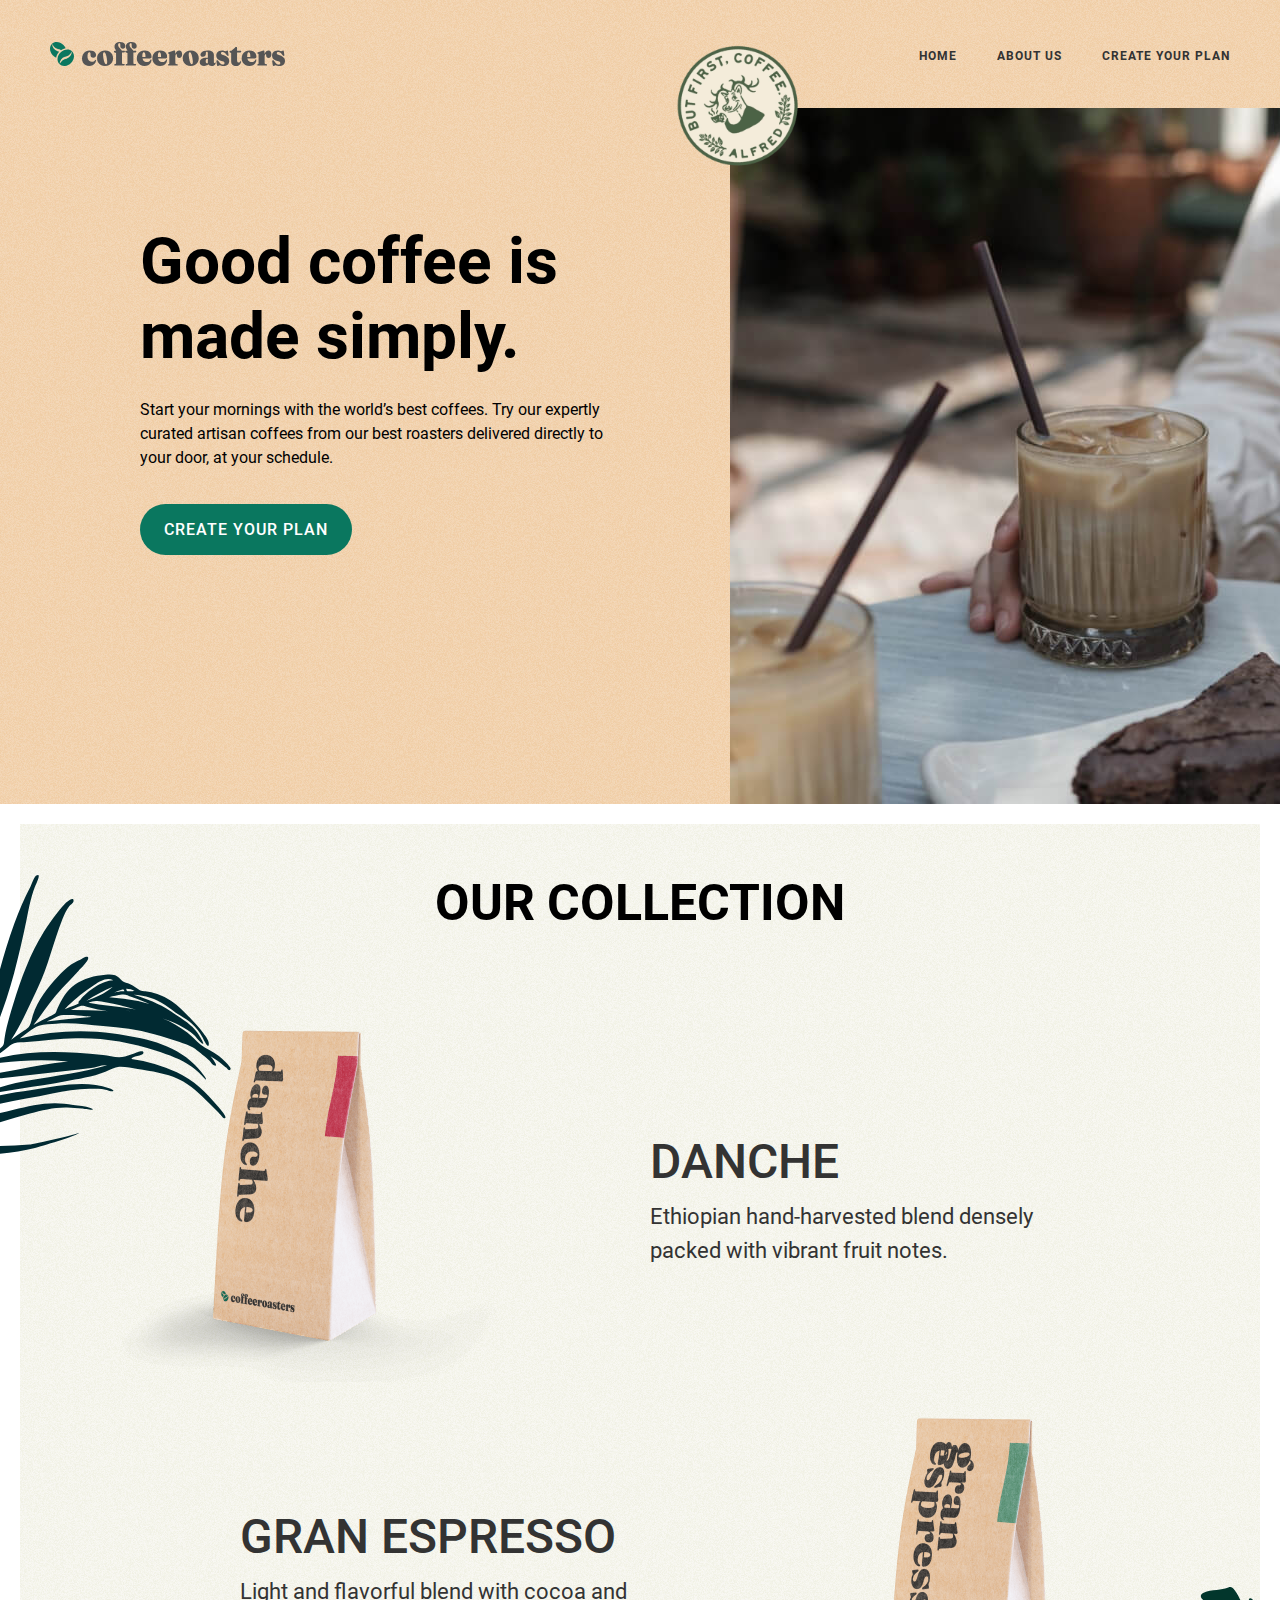
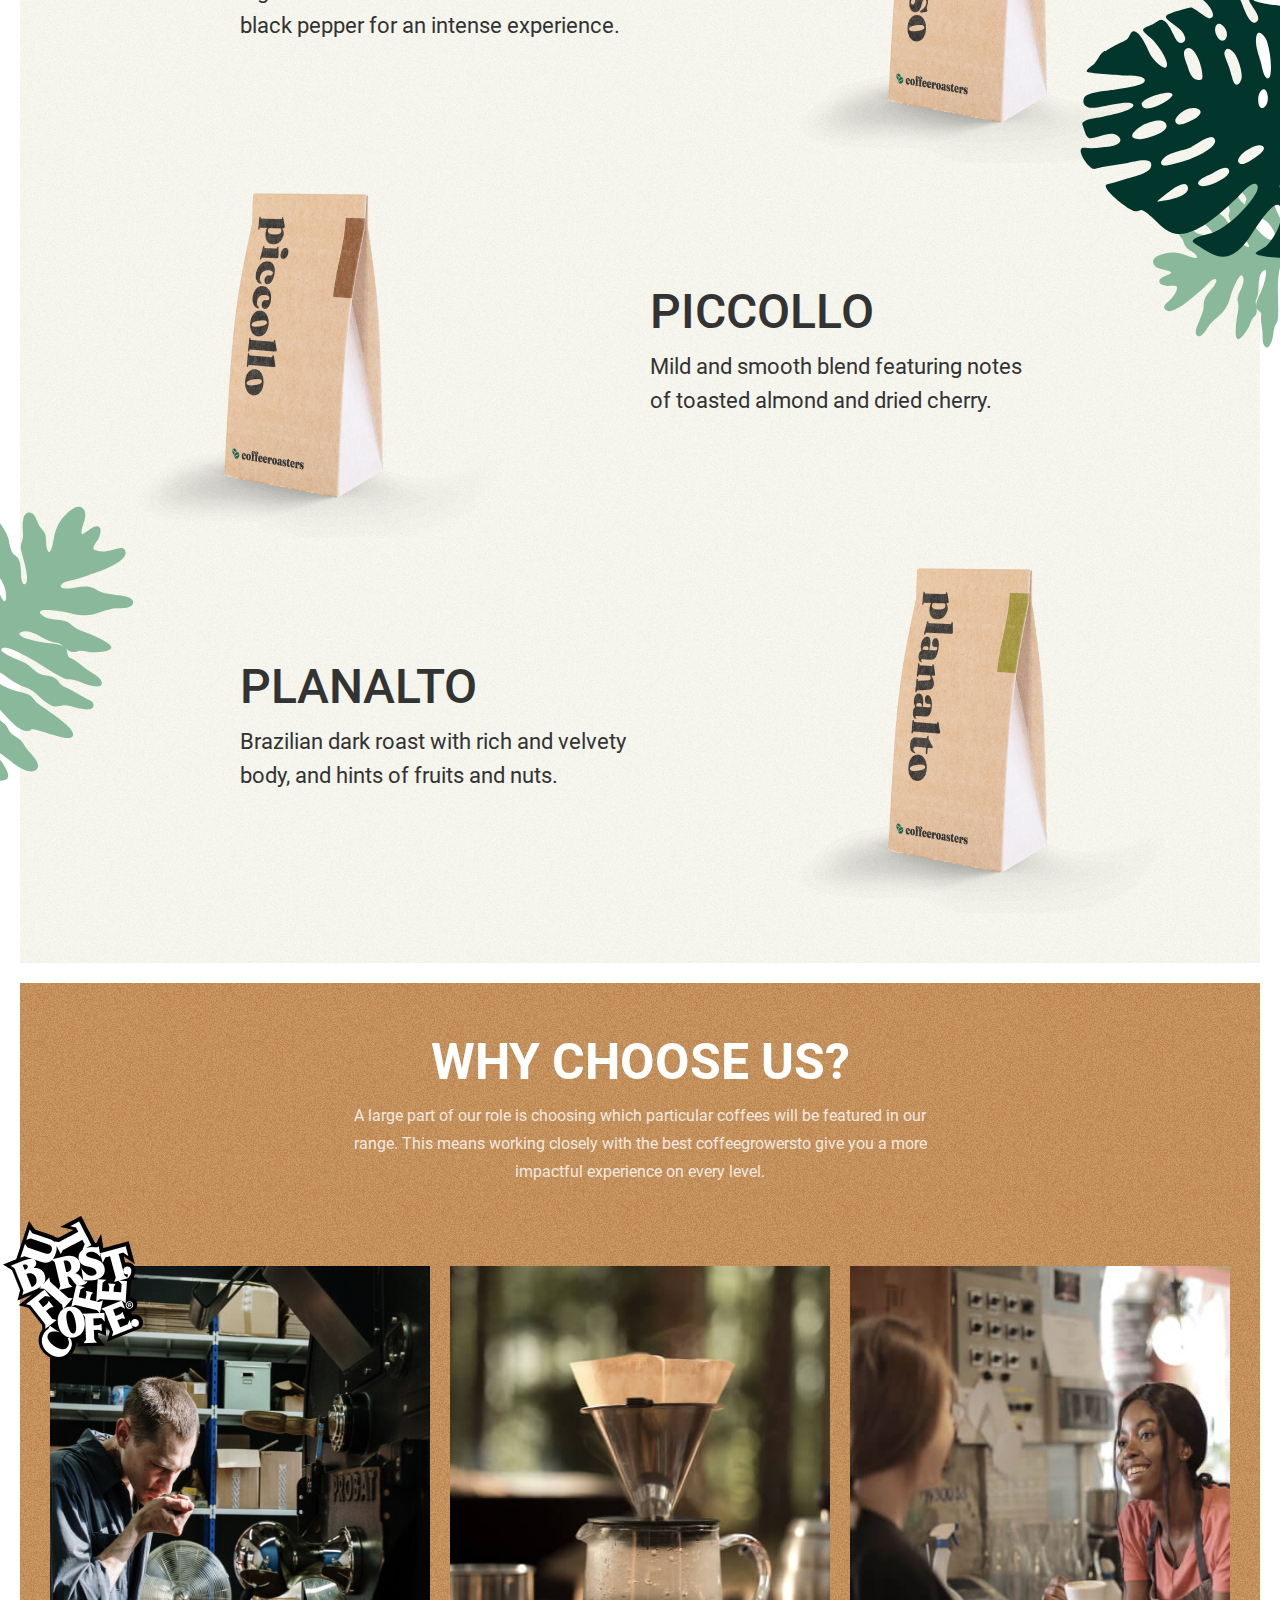
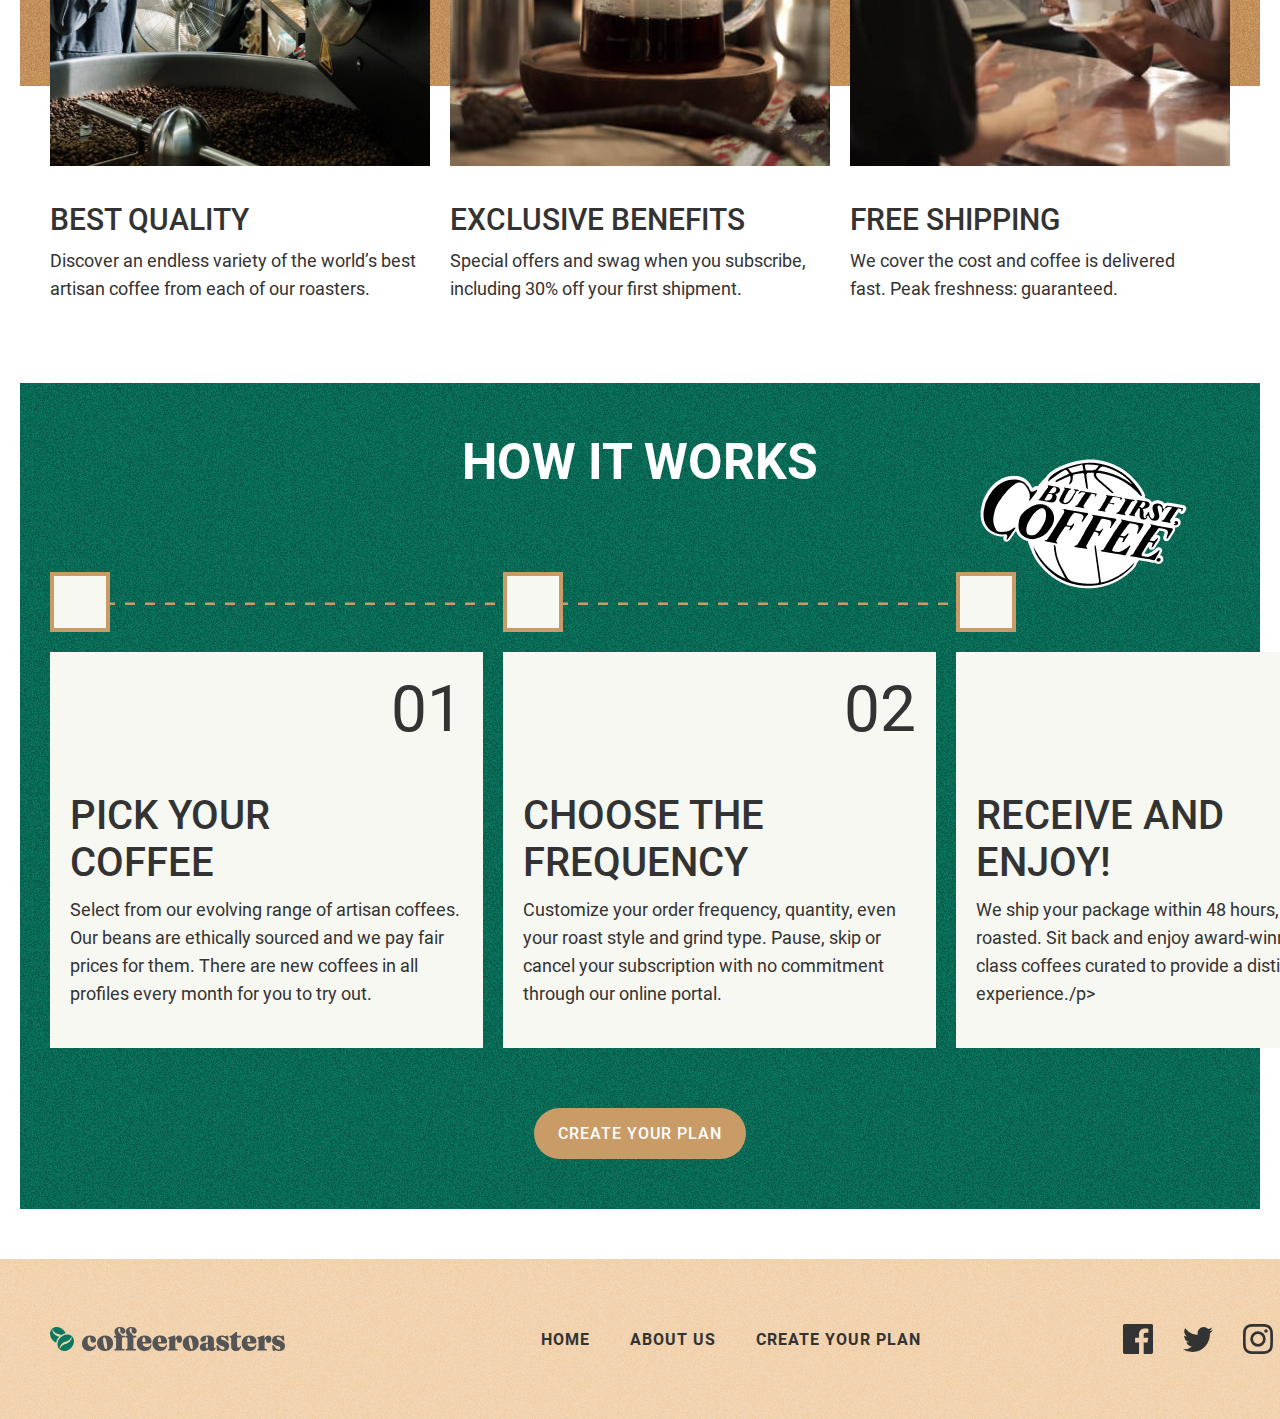
<file: index.html>
<!DOCTYPE html>
<html lang="uz">
<head>
    <meta charset="UTF-8">
    <meta http-equiv="X-UA-Compatible" content="IE=edge">
    <meta name="viewport" content="width=device-width, initial-scale=1.0">
    <title>CoffeeRoasters</title>
    <!-- FONT -->
    
    <!-- STYLES -->
    <!-- <link rel="stylesheet" href="css/normalize.css">
    <link rel="stylesheet" href="css/styles.css"> -->
    <link rel="stylesheet" href="css/styles.mini.css">
</head>
<body>
    
    <!-- HEADER -->
    <div class="header">
        <div class="container">
            <header class="site-header">
                <a class="logo-link" href="#">
                    <img class="logo" src="img/logo.svg" alt="coffee roaster logo" width="235" height="24">
                </a>
                
                <nav class="sitenav">
                    <ul class="sitenav-items">
                        <li class="sitenav-item"><a class="sitenav-item-link" href="index.html">Home</a></li>
                        <li class="sitenav-item"><a class="sitenav-item-link" href="about.html">About us</a></li>
                        <li class="sitenav-item"><a class="sitenav-item-link" href="create-plan.html">Create your plan</a></li>
                    </ul>
                </nav>
            </header>
            <div class="header-bottom">
                <div class="header-bottom-box">
                    <h2 class="header-bottom-box-heading">Good coffee is made simply.</h2>
                    <p class="header-bottom-box-text-main">Start your mornings with the world’s best coffees. Try our expertly curated artisan coffees from our best roasters delivered directly to your door, at your schedule.</p>
                    <a class="main-link" href="#">Create your plan</a>
                </div>
                <img class="header-bottom-img" src="img/coffee.jpg" alt="coffee with sweet" width="710" height="696" srcset="img/coffee.jpg 1x, img/coffee@2x.jpg 2x">
                <img class="alfred-img" src="img/alfred.png" alt="Alfred logo" width="160" height="160" srcset="img/alfred.png 1x, img/alfred@2x.png 2x">
            </div>
        </div>
    </div>
    
    <!-- MAIN -->
    <main class="main-content">
        <div class="container">
            
            <!-- COLLECTION -->
            <div class="collection">
                <img class="top-img" src="img/top.svg" alt="" width="371" height="371">
                <img class="center-img" src="img/right-op.svg" alt="" width="546" height="592">
                <img class="bottom-img" src="img/left-bottom.svg" alt="" width="314" height="287">
                <h2 class="collection-heading">Our collection</h2>
                <div class="collection-boxes">
                    <div class="collection-box">
                        <img class="collection-box-img" src="img/danche.png" alt="Danche" width="450" height="375" srcset="img/danche.png 1x,img/danche@2x.png 2x">
                        <div class="collection-box-content collection-box-content-right collection-box-content-one">
                            <h3 class="collection-box-heading">Danche</h3>
                            <p class="collection-box-text">Ethiopian hand-harvested blend densely packed with vibrant fruit notes.</p>
                        </div>
                    </div>
                    <div class="collection-box">
                        <div class="collection-box-content collection-box-content-left">
                            <h3 class="collection-box-heading">Gran Espresso</h3>
                            <p class="collection-box-text">Light and flavorful blend with cocoa and black pepper for an intense experience.</p>
                        </div>
                        <img class="collection-box-img" src="img/espresso.png" alt="Gran Espresso" width="450" height="375" srcset="img/espresso.png 1x,img/espresso@2x.png 2x">
                    </div>
                    <div class="collection-box">
                        <img class="collection-box-img" src="img/piccollo.png" alt="Piccollo" width="450" height="375" srcset="img/piccollo.png 1x,img/piccollo@2x.png 2x">
                        <div class="collection-box-content collection-box-content-right">
                            <h3 class="collection-box-heading">Piccollo</h3>
                            <p class="collection-box-text">Mild and smooth blend featuring notes of toasted almond and dried cherry.</p>
                        </div>
                    </div>
                    <div class="collection-box">
                        <div class="collection-box-content collection-box-content-left collection-box-content-four">
                            <h3 class="collection-box-heading">Planalto</h3>
                            <p class="collection-box-text"> Brazilian dark roast with rich and velvety body, and hints of fruits and nuts.</p>
                        </div>
                        <img class="collection-box-img" src="img/planalto.png" alt="Planalto" width="450" height="375" srcset="img/planalto.png 1x, img/planalto@2x.png 2x">
                    </div>
                </div>
            </div>
            
            <!-- CHOOSE -->
            <div class="choose">
                <img class="choose-op" src="img/choose-op.png" alt="Logo" width="140" height="144" srcset="img/choose-op.png 1x, img/choose-op@2x.png 2x">
                <div class="choose-content">
                    <h2 class="choose-content-heading">Why choose us?</h2>
                    <p class="choose-content-text">A large part of our role is choosing which particular coffees will be featured in our range. This means working closely with the best coffeegrowersto give you a more impactful experience on every level.</p>
                </div>
                <div class="choose-boxes">
                    <div class="choose-box">
                        <img class="choose-box-img" src="img/quality.jpg" alt="best quality" width="433" height="500" srcset="img/quality.jpg 1x,img/quality@2x.jpg 2x" >
                        <h3 class="choose-box-heading">Best quality</h3>
                        <p class="choose-box-text">Discover an endless variety of the world’s best artisan coffee from each of our roasters.</p>
                    </div>
                    <div class="choose-box">
                        <img class="choose-box-img" src="img/exclusive.jpg" alt="exclusive benefits" width="433" height="500" srcset="img/exclusive.jpg 1x,img/exclusive@2x.jpg 2x" >
                        <h3 class="choose-box-heading">Exclusive benefits</h3>
                        <p class="choose-box-text">Special offers and swag when you subscribe, including 30% off your first shipment.</p>
                    </div>
                    <div class="choose-box">
                        <img class="choose-box-img" src="img/shipping.jpg" alt="free shipping" width="433" height="500" srcset="img/shipping.jpg 1x,img/shipping@2x.jpg 2x" >
                        <h3 class="choose-box-heading">Free shipping</h3>
                        <p class="choose-box-text choose-box-text-three">We cover the cost and coffee is delivered fast. Peak freshness: guaranteed.</p>
                    </div>
                </div>
            </div>
            
            <!-- HOW-WORK -->
            <div class="how-work">
                <img class="how-work-op" src="img/first-coffee.png" alt="First coffee logo" width="227" height="192" srcset="img/first-coffee.png 1x, img/first-coffee@2x.png 2x">
                <h2 class="choose-content-heading how-work-heading">How it works</h2>
                <ol class="how-work-boxes">
                    <li class="how-work-box">
                        <div class="how-work-box-content">
                            <h3 class="how-work-box-content-heading">Pick your coffee</h3>
                            <p class="how-work-box-content-text">Select from our evolving range of artisan coffees. Our beans are ethically sourced and we pay fair prices for them. There are new coffees in all profiles every month for you to try out.</p>
                        </div>
                    </li>
                    <li class="how-work-box">
                        <div class="how-work-box-content">
                            <h3 class="how-work-box-content-heading">Choose the frequency</h3>
                            <p class="how-work-box-content-text">Customize your order frequency, quantity, even your roast style and grind type. Pause, skip or cancel your subscription with no commitment through our online portal.</p>
                        </div>
                    </li>
                    <li class="how-work-box">
                        <div class="how-work-box-content">
                            <h3 class="how-work-box-content-heading">Receive and enjoy!</h3>
                            <p class="how-work-box-content-text">We ship your package within 48 hours, freshly roasted. Sit back and enjoy award-winning world-class coffees curated to provide a distinct tasting experience./p>
                            </div>
                        </li>
                    </ol>
                    <div class="how-work-link">
                        <a class="main-link how-work-main-link" href="">Create your plan</a>
                    </div>
                </div>
            </div>
        </main>
        
        <!-- FOOTER -->
        <footer class="site-footer header">
            <div class="container">
                <div class="site-footer-content">
                    <a class="logo-link" href="#">
                        <img class="logo" src="img/logo.svg" alt="coffee roaster logo" width="235" height="24">
                    </a>
                    <nav class="sitenav">
                        <ul class="sitenav-items site-footer-items">
                            <li class="sitenav-item"><a class="sitenav-item-link sitenav-item-footer-link" href="index.html">Home</a></li>
                            <li class="sitenav-item "><a class="sitenav-item-link sitenav-item-footer-link" href="about.html">About us</a></li>
                            <li class="sitenav-item"><a class="sitenav-item-link sitenav-item-footer-link" href="create-plan.html">Create your plan</a></li>
                        </ul>
                    </nav>
                    <ul class="footer-list">
                        <li class="footer-link">
                            <a href="#" target="_blank">
                                <svg width="30" height="30" fill="none" xmlns="http://www.w3.org/2000/svg"><path d="M28.344 0H1.656C.741 0 0 .741 0 1.656v26.689C0 29.259.741 30 1.656 30h14.369V18.383h-3.91v-4.528h3.91v-3.339c0-3.875 2.366-5.985 5.824-5.985 1.656 0 3.078.124 3.494.179v4.05l-2.398.001c-1.88 0-2.244.894-2.244 2.204v2.891h4.484l-.584 4.528h-3.9V30h7.645C29.26 30 30 29.259 30 28.344V1.656C30 .741 29.259 0 28.344 0Z" fill="currentColor"/></svg>
                            </a>
                        </li>
                        <li class="footer-link">
                            <a href="#" target="_blank">
                                <svg width="30" height="25" fill="none" xmlns="http://www.w3.org/2000/svg"><path d="M30 2.96c-1.104.502-2.29.84-3.535.993A6.296 6.296 0 0 0 29.171.461a12.145 12.145 0 0 1-3.909 1.532A6.075 6.075 0 0 0 20.77 0c-3.974 0-6.894 3.802-5.996 7.748C9.66 7.486 5.125 4.973 2.089 1.155.476 3.99 1.252 7.702 3.993 9.58a6.014 6.014 0 0 1-2.787-.79c-.067 2.925 1.977 5.66 4.936 6.269a6.02 6.02 0 0 1-2.78.107c.783 2.508 3.056 4.332 5.75 4.383A12.156 12.156 0 0 1 0 22.165 17.112 17.112 0 0 0 9.435 25c11.428 0 17.884-9.897 17.494-18.773A12.713 12.713 0 0 0 30 2.96Z" fill="currentColor"/></svg>
                            </a>
                        </li>
                        <li class="footer-link">
                            <a href="#" target="_blank">
                                <svg width="30" height="30" fill="none" xmlns="http://www.w3.org/2000/svg"><path fill-rule="evenodd" clip-rule="evenodd" d="M15 0c-4.074 0-4.584.018-6.184.09C3.37.34.341 3.362.091 8.815.018 10.416 0 10.926 0 15s.018 4.585.09 6.185c.25 5.448 3.272 8.475 8.725 8.725 1.601.073 2.111.09 6.185.09s4.585-.017 6.185-.09c5.443-.25 8.478-3.273 8.724-8.725.074-1.6.091-2.111.091-6.185s-.017-4.584-.09-6.184C29.665 3.374 26.639.341 21.186.091 19.585.018 19.074 0 15 0Zm0 2.704c4.005 0 4.48.015 6.063.087 4.065.185 5.963 2.114 6.148 6.15.073 1.58.087 2.055.087 6.06 0 4.007-.015 4.48-.087 6.062-.186 4.03-2.08 5.963-6.148 6.148-1.583.073-2.055.088-6.063.088-4.005 0-4.48-.015-6.061-.088-4.075-.186-5.964-2.123-6.149-6.15-.072-1.58-.087-2.055-.087-6.06 0-4.006.016-4.48.087-6.062.186-4.034 2.08-5.964 6.149-6.149 1.582-.071 2.056-.086 6.061-.086ZM7.297 15a7.703 7.703 0 1 1 15.406 0 7.703 7.703 0 0 1-15.406 0ZM15 20a5 5 0 1 1 0-10 5 5 0 0 1 0 10Zm6.206-13.007a1.8 1.8 0 1 1 3.601.002 1.8 1.8 0 0 1-3.6-.002Z" fill="currentColor"/></svg>
                            </a>
                        </li>
                    </ul>
                </div>
            </div>
        </footer>
    </body>
</html>
</file>
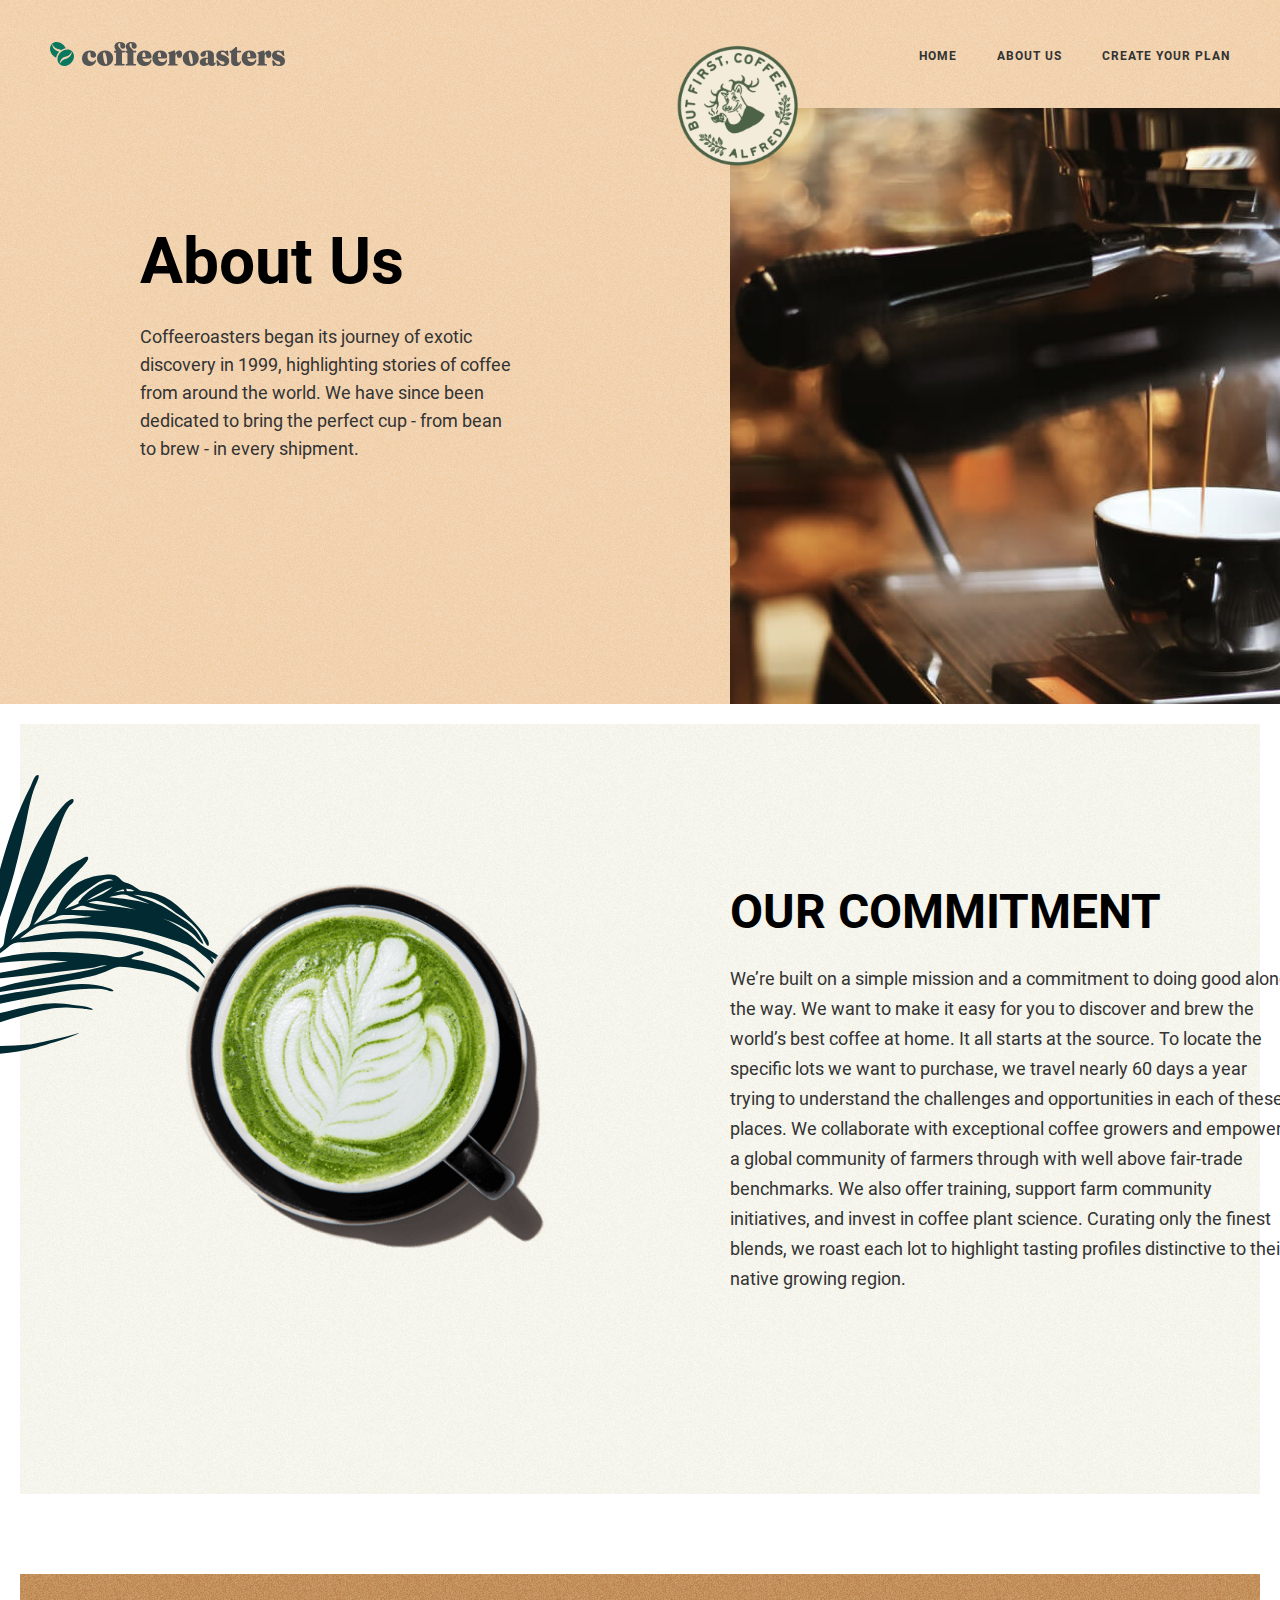
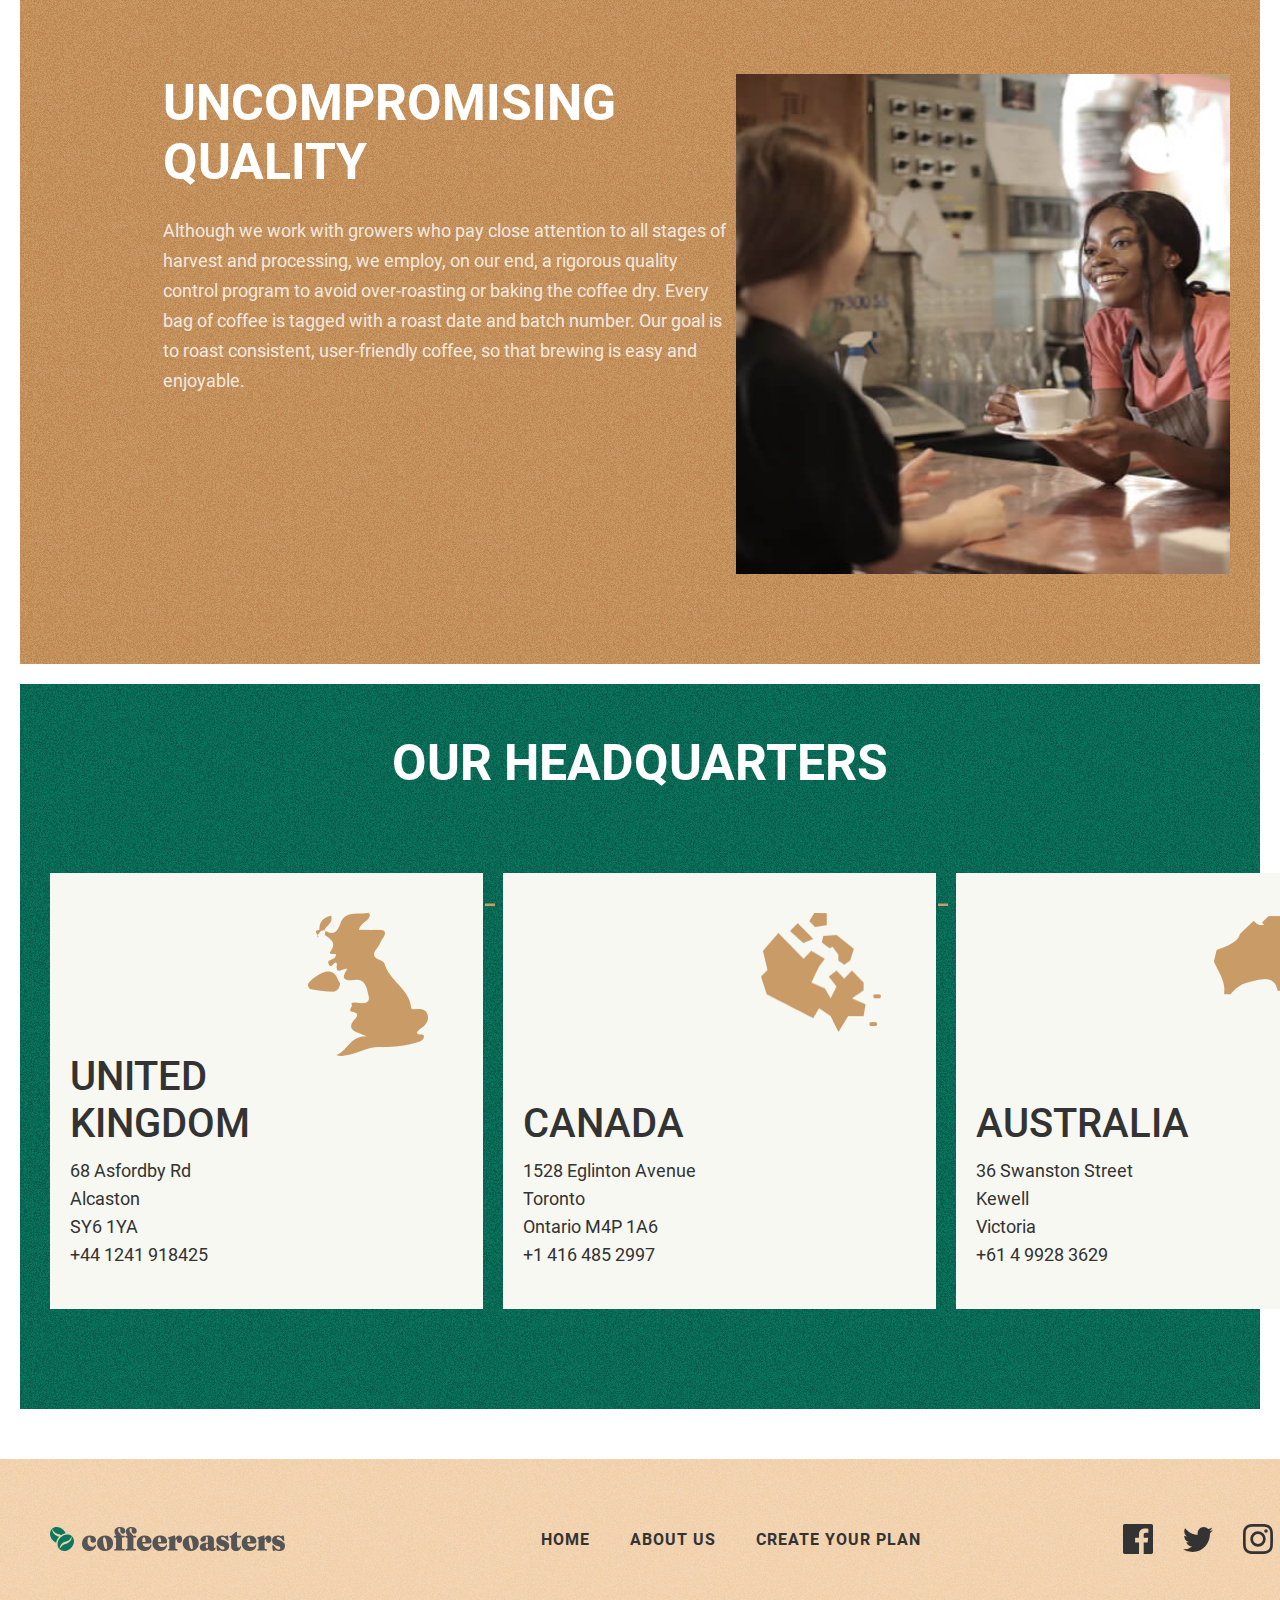
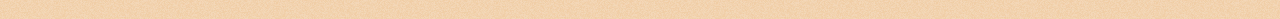
<file: about.html>
<!DOCTYPE html>
<html lang="uz">
<head>
    <meta charset="UTF-8">
    <meta http-equiv="X-UA-Compatible" content="IE=edge">
    <meta name="viewport" content="width=device-width, initial-scale=1.0">
    <title>CoffeeRoasters</title>
    <!-- FONT -->
    
    <!-- STYLES -->
    <!-- <link rel="stylesheet" href="css/normalize.css">
    <link rel="stylesheet" href="css/styles.css"> -->
    <link rel="stylesheet" href="css/styles.mini.css">
</head>
<body>
    
    <!-- HEADER -->
    <div class="header">
        <div class="container">
            <header class="site-header">
                <a class="logo-link" href="#">
                    <img class="logo" src="img/logo.svg" alt="coffee roaster logo" width="235" height="24">
                </a>
                
                <nav class="sitenav">
                    <ul class="sitenav-items">
                        <li class="sitenav-item"><a class="sitenav-item-link" href="index.html">Home</a></li>
                        <li class="sitenav-item"><a class="sitenav-item-link" href="about.html">About us</a></li>
                        <li class="sitenav-item"><a class="sitenav-item-link" href="create-plan.html">Create your plan</a></li>
                    </ul>
                </nav>
            </header>
            <div class="header-bottom">
                <div class="header-bottom-box about-header-bottom-box">
                    <h2 class="header-bottom-box-heading">About Us</h2>
                    <p class="header-bottom-box-text about-header-bottom-box-text">Coffeeroasters began its journey of exotic discovery in 1999, highlighting stories of coffee from around the world. We have since been dedicated to bring the perfect cup - from bean to brew - in every shipment.</p>
                </div>
                <img class="header-bottom-img about-header-bottom-img" src="img/coffee-header.jpg" alt="coffee with sweet" width="710" height="596" srcset="img/coffee-header.jpg 1x, img/coffee-header@2x.jpg 2x">
                <img class="alfred-img" src="img/alfred.png" alt="Alfred logo" width="160" height="160" srcset="img/alfred.png 1x, img/alfred@2x.png 2x">
            </div>
        </div>
    </div>
    
    <!-- MAIN -->
    <main class="main-content">
        <div class="container">
            
            <!-- COLLECTION -->
            <div class="collection about-collection">
                <img class="top-img about-top-img-op" src="img/top.svg" alt="" width="371" height="371">
                <div class="collection-boxes about-collection-boxes">
                    <div class="collection-box about-collection-box">
                        <img class="collection-box-img about-collection-box-img" src="img/cup.png" alt="Danche" width="360" height="364" srcset="img/cup.png 1x,img/cup@2x.png 2x">
                        <div class="collection-box-content collection-box-content-right collection-box-content-one about-collection-box-content">
                            <h2 class="collection-box-heading about-collection-box-heading">Our commitment</h2>
                            <p class="collection-box-text about-collection-box-text">We’re built on a simple mission and a commitment to doing good along the way. We want to make it easy for you to discover and brew the world’s best coffee at home. It all starts at the source. To locate the specific lots we want to purchase, we travel nearly 60 days a year trying to understand the challenges and opportunities in each of these places. We collaborate with exceptional coffee growers and empower a global community of farmers through with well above fair-trade benchmarks. We also offer training, support farm community initiatives, and invest in coffee plant science. Curating only the finest blends, we roast each lot to highlight tasting profiles distinctive to their native growing region.</p>
                        </div>
                    </div>
                </div>
            </div>
            
            <!-- CHOOSE -->
            <div class="choose about-choose">
                <div class="choose-main">
                    <div class="choose-content about-choose-content">
                        <h2 class="choose-content-heading about-choose-content-heading">Uncompromising<br>quality</h2>
                        <p class="choose-content-text about-choose-content-text">Although we work with growers who pay close attention to all stages of harvest and processing, we employ, on our end, a rigorous quality control program to avoid over-roasting or baking the coffee dry. Every bag of coffee is tagged with a roast date and batch number. Our goal is to roast consistent, user-friendly coffee, so that brewing is easy and enjoyable.</p>
                    </div>
                        <img class="choose-box-img about-choose-box-img" src="img/shipping.jpg" alt="best quality" width="550" height="500" srcset="img/shipping.jpg 1x,img/shipping@2x.jpg 2x">
                </div>
                </div>
            
            <!-- HOW-WORK -->
            <div class="how-work about-how-work">
                <h2 class="choose-content-heading how-work-heading">Our headquarters</h2>
                <ol class="how-work-boxes about-how-work-boxes">
                    <li class="how-work-box about-how-work-box">
                        <div class="how-work-box-content about-how-work-box-content">
                            <div class="about-how-work-box-content-text-uk">
                                <h3 class="how-work-box-content-heading about-how-work-box-content-heading">United Kingdom</h3>
                                <p class="how-work-box-content-text">68  Asfordby Rd Alcaston<br>SY6 1YA<br><a class="about-how-work-link" href="tel:+44 1241 918425">+44 1241 918425</a></p>
                            </div>
                            <img class="uk-img" src="img/UK.png" alt="united kingdom" width="120" height="143" srcset="img/UK.png 1x,img/UK@2x.png 2x">
                        </div>
                    </li>
                    <li class="how-work-box about-how-work-box">
                        <div class="how-work-box-content about-how-work-box-content">
                            <div class="about-how-work-box-content-text">
                                <h3 class="how-work-box-content-heading about-how-work-box-content-heading">Canada</h3>
                                <p class="how-work-box-content-text">1528  Eglinton Avenue Toronto<br>Ontario M4P 1A6<br><a class="about-how-work-link" href="tel:+1 416 485 2997">+1 416 485 2997</a></p>
                            </div>
                            <img class="canada-img" src="img/canada.png" alt="canada" width="120" height="120" srcset="img/canada.png 1x,img/canada@2x.png 2x">
                        </div>
                    </li>
                    <li class="how-work-box about-how-work-box">
                        <div class="how-work-box-content about-how-work-box-content">
                            <div class="about-how-work-box-content-text">
                                <h3 class="how-work-box-content-heading about-how-work-box-content-heading">Australia</h3>
                                <p class="how-work-box-content-text">36 Swanston Street Kewell<br>Victoria<br><a class="about-how-work-link" href="tel:+61 4 9928 3629">+61 4 9928 3629</a></p>
                            </div>
                            <img class="australia-img" src="img/australia.png" alt="australia" width="120" height="107" srcset="img/australia.png 1x,img/australia@2x.png 2x">
                        </div>
                    </li>
                    </ol>
                </div>
            </div>
        </main>
    
        
        <!-- FOOTER -->
        <footer class="site-footer header">
            <div class="container">
                <div class="site-footer-content">
                    <a class="logo-link" href="#">
                        <img class="logo" src="img/logo.svg" alt="coffee roaster logo" width="235" height="24">
                    </a>
                    <nav class="sitenav">
                        <ul class="sitenav-items site-footer-items">
                            <li class="sitenav-item"><a class="sitenav-item-link sitenav-item-footer-link" href="index.html">Home</a></li>
                            <li class="sitenav-item "><a class="sitenav-item-link sitenav-item-footer-link" href="about.html">About us</a></li>
                            <li class="sitenav-item"><a class="sitenav-item-link sitenav-item-footer-link" href="create-plan.html">Create your plan</a></li>
                        </ul>
                    </nav>
                    <ul class="footer-list">
                        <li class="footer-link">
                            <a href="#" target="_blank">
                                <svg width="30" height="30" fill="none" xmlns="http://www.w3.org/2000/svg"><path d="M28.344 0H1.656C.741 0 0 .741 0 1.656v26.689C0 29.259.741 30 1.656 30h14.369V18.383h-3.91v-4.528h3.91v-3.339c0-3.875 2.366-5.985 5.824-5.985 1.656 0 3.078.124 3.494.179v4.05l-2.398.001c-1.88 0-2.244.894-2.244 2.204v2.891h4.484l-.584 4.528h-3.9V30h7.645C29.26 30 30 29.259 30 28.344V1.656C30 .741 29.259 0 28.344 0Z" fill="currentColor"/></svg>
                            </a>
                        </li>
                        <li class="footer-link">
                            <a href="#" target="_blank">
                                <svg width="30" height="25" fill="none" xmlns="http://www.w3.org/2000/svg"><path d="M30 2.96c-1.104.502-2.29.84-3.535.993A6.296 6.296 0 0 0 29.171.461a12.145 12.145 0 0 1-3.909 1.532A6.075 6.075 0 0 0 20.77 0c-3.974 0-6.894 3.802-5.996 7.748C9.66 7.486 5.125 4.973 2.089 1.155.476 3.99 1.252 7.702 3.993 9.58a6.014 6.014 0 0 1-2.787-.79c-.067 2.925 1.977 5.66 4.936 6.269a6.02 6.02 0 0 1-2.78.107c.783 2.508 3.056 4.332 5.75 4.383A12.156 12.156 0 0 1 0 22.165 17.112 17.112 0 0 0 9.435 25c11.428 0 17.884-9.897 17.494-18.773A12.713 12.713 0 0 0 30 2.96Z" fill="currentColor"/></svg>
                            </a>
                        </li>
                        <li class="footer-link">
                            <a href="#" target="_blank">
                                <svg width="30" height="30" fill="none" xmlns="http://www.w3.org/2000/svg"><path fill-rule="evenodd" clip-rule="evenodd" d="M15 0c-4.074 0-4.584.018-6.184.09C3.37.34.341 3.362.091 8.815.018 10.416 0 10.926 0 15s.018 4.585.09 6.185c.25 5.448 3.272 8.475 8.725 8.725 1.601.073 2.111.09 6.185.09s4.585-.017 6.185-.09c5.443-.25 8.478-3.273 8.724-8.725.074-1.6.091-2.111.091-6.185s-.017-4.584-.09-6.184C29.665 3.374 26.639.341 21.186.091 19.585.018 19.074 0 15 0Zm0 2.704c4.005 0 4.48.015 6.063.087 4.065.185 5.963 2.114 6.148 6.15.073 1.58.087 2.055.087 6.06 0 4.007-.015 4.48-.087 6.062-.186 4.03-2.08 5.963-6.148 6.148-1.583.073-2.055.088-6.063.088-4.005 0-4.48-.015-6.061-.088-4.075-.186-5.964-2.123-6.149-6.15-.072-1.58-.087-2.055-.087-6.06 0-4.006.016-4.48.087-6.062.186-4.034 2.08-5.964 6.149-6.149 1.582-.071 2.056-.086 6.061-.086ZM7.297 15a7.703 7.703 0 1 1 15.406 0 7.703 7.703 0 0 1-15.406 0ZM15 20a5 5 0 1 1 0-10 5 5 0 0 1 0 10Zm6.206-13.007a1.8 1.8 0 1 1 3.601.002 1.8 1.8 0 0 1-3.6-.002Z" fill="currentColor"/></svg>
                            </a>
                        </li>
                    </ul>
                </div>
            </div>
        </footer>
    </body>
</html>
</file>
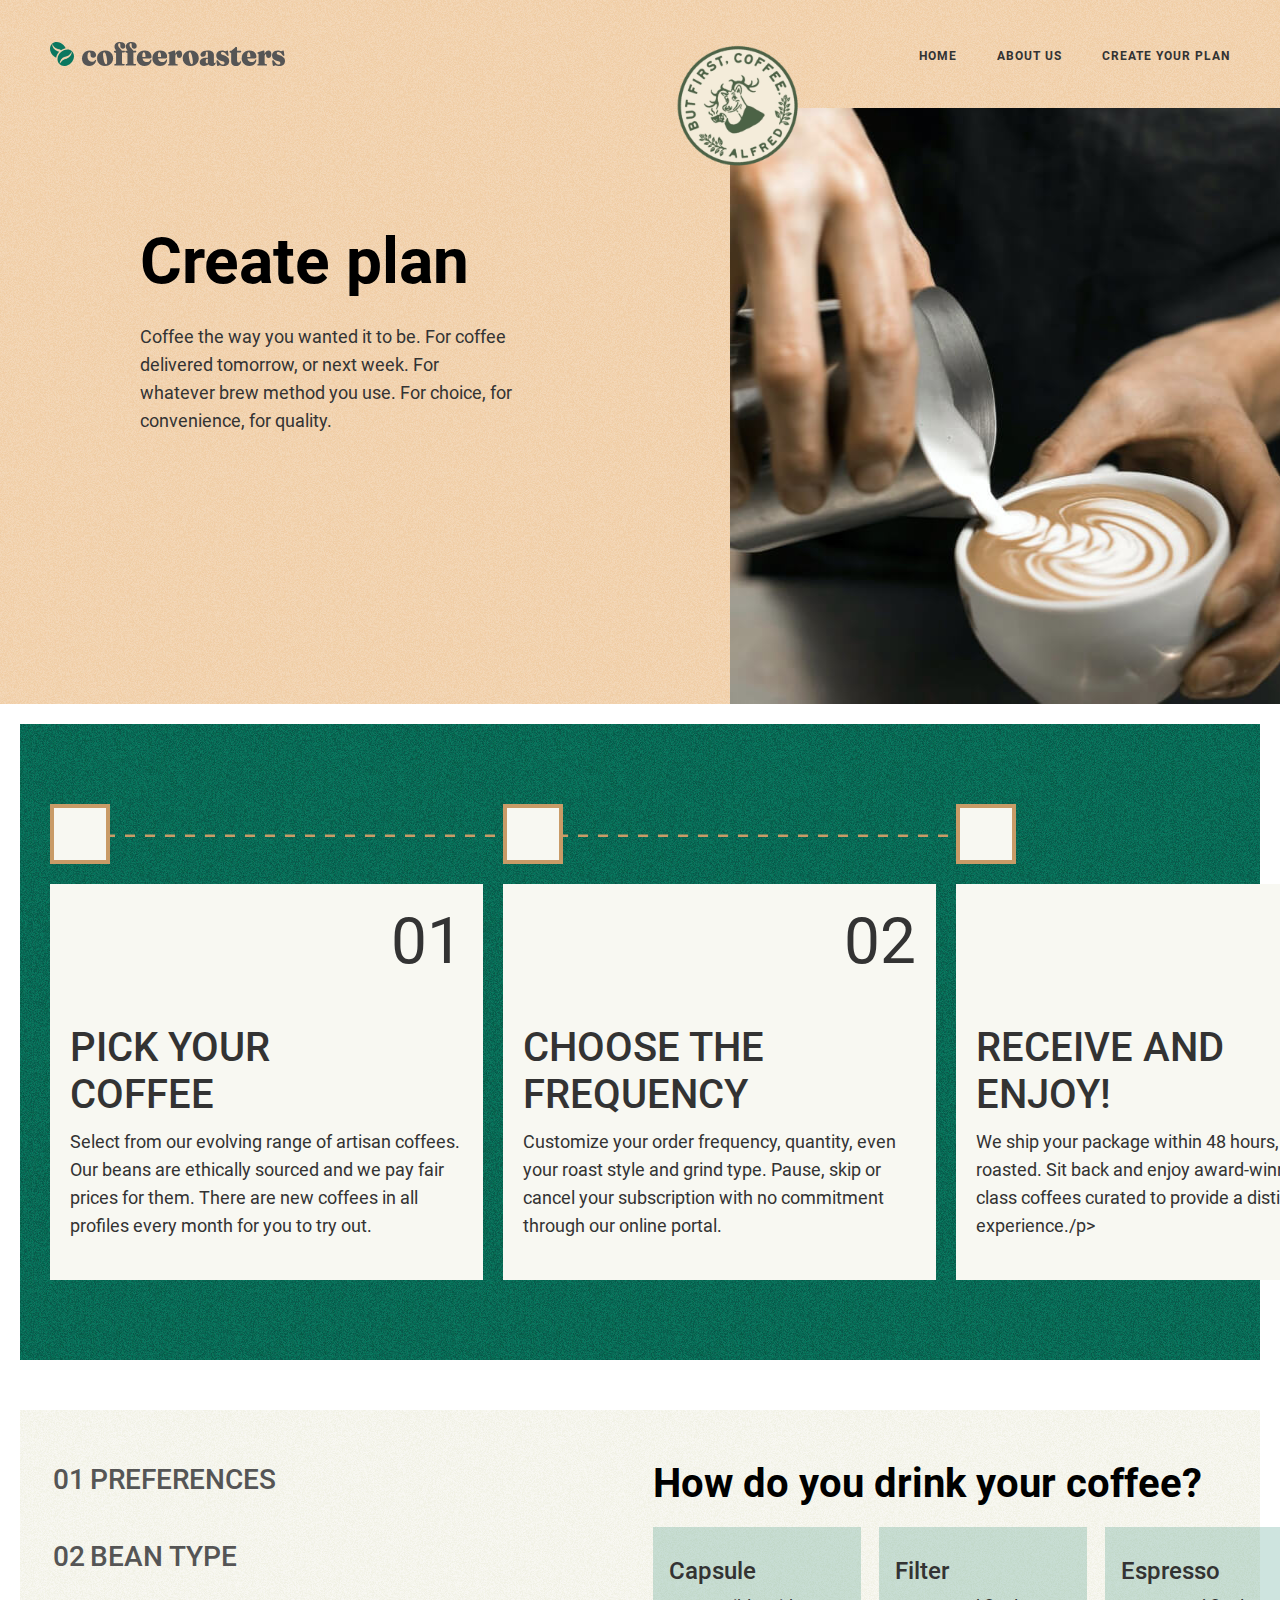
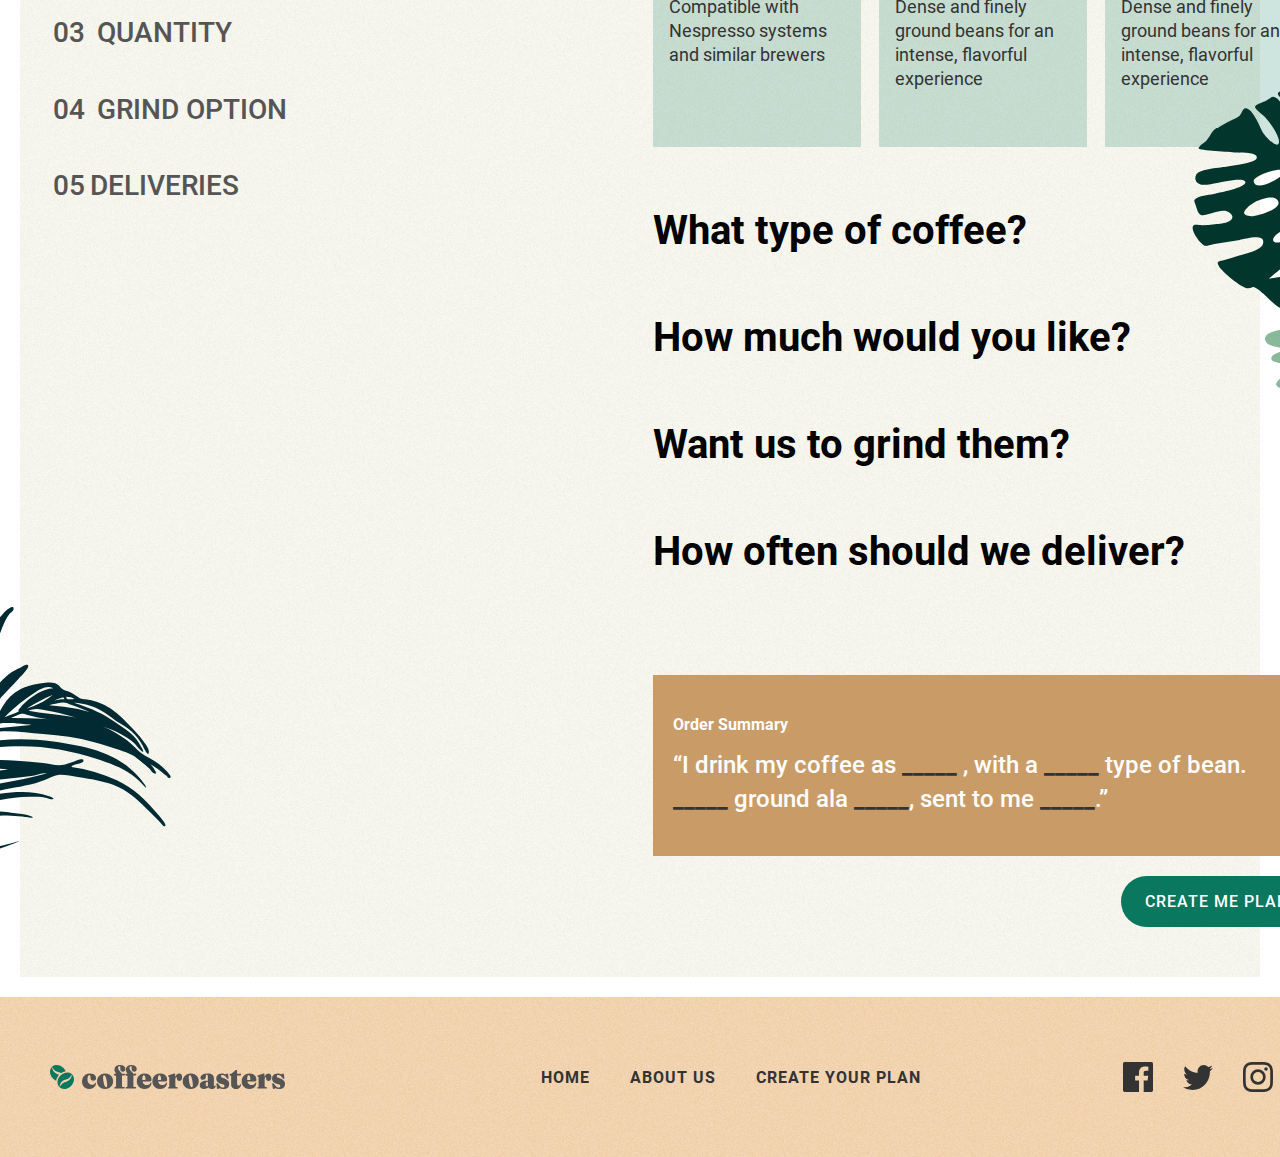
<file: create-plan.html>
<!DOCTYPE html>
<html lang="uz">
<head>
    <meta charset="UTF-8">
    <meta http-equiv="X-UA-Compatible" content="IE=edge">
    <meta name="viewport" content="width=device-width, initial-scale=1.0">
    <title>CoffeeRoasters</title>
    <!-- cdn -->
    <link rel="stylesheet" href="https://cdnjs.cloudflare.com/ajax/libs/font-awesome/6.1.1/css/all.min.css" integrity="sha512-KfkfwYDsLkIlwQp6LFnl8zNdLGxu9YAA1QvwINks4PhcElQSvqcyVLLD9aMhXd13uQjoXtEKNosOWaZqXgel0g==" crossorigin="anonymous" referrerpolicy="no-referrer" />

    <!-- STYLES -->
    <link rel="stylesheet" href="css/normalize.css">
    <link rel="stylesheet" href="css/styles.css">
    <!-- <link rel="stylesheet" href="css/styles.mini.css"> -->
</head>
<body>
    
    <!-- HEADER -->
    <div class="header plan-header">
        <div class="container">
            <header class="site-header">
                <a class="logo-link" href="#">
                    <img class="logo" src="img/logo.svg" alt="coffee roaster logo" width="235" height="24">
                </a>
                
                <nav class="sitenav">
                    <ul class="sitenav-items">
                        <li class="sitenav-item"><a class="sitenav-item-link" href="index.html">Home</a></li>
                        <li class="sitenav-item"><a class="sitenav-item-link" href="about.html">About us</a></li>
                        <li class="sitenav-item"><a class="sitenav-item-link" href="create-plan.html">Create your plan</a></li>
                    </ul>
                </nav>
            </header>
            <div class="header-bottom">
                <div class="header-bottom-box plan-header-bottom-box">
                    <h2 class="header-bottom-box-heading">Create plan</h2>
                    <p class="header-bottom-box-text plan-header-bottom-box-text">Coffee the way you wanted it to be. For coffee delivered tomorrow, or next week. For whatever brew method you use. For choice, for convenience, for quality.</p>
                </div>
                <img class="header-bottom-img plan-header-bottom-img" src="img/picture-coffee.jpg" alt="pictur coffee" width="710" height="596" srcset="img/picture-coffee.jpg 1x, img/picture-coffee@2x.jpg 2x">
                <img class="alfred-img" src="img/alfred.png" alt="Alfred logo" width="160" height="160" srcset="img/alfred.png 1x, img/alfred@2x.png 2x">
            </div>
        </div>
    </div>
    
    <!-- MAIN -->
    <main class="main-content">
        <div class="container">
            
            <!-- HOW-WORK -->
            <div class="how-work plan-how-work">
                <ol class="how-work-boxes plan-how-work-boxes">
                    <li class="how-work-box">
                        <div class="how-work-box-content">
                            <h3 class="how-work-box-content-heading">Pick your coffee</h3>
                            <p class="how-work-box-content-text">Select from our evolving range of artisan coffees. Our beans are ethically sourced and we pay fair prices for them. There are new coffees in all profiles every month for you to try out.</p>
                        </div>
                    </li>
                    <li class="how-work-box">
                        <div class="how-work-box-content">
                            <h3 class="how-work-box-content-heading">Choose the frequency</h3>
                            <p class="how-work-box-content-text">Customize your order frequency, quantity, even your roast style and grind type. Pause, skip or cancel your subscription with no commitment through our online portal.</p>
                        </div>
                    </li>
                    <li class="how-work-box">
                        <div class="how-work-box-content">
                            <h3 class="how-work-box-content-heading">Receive and enjoy!</h3>
                            <p class="how-work-box-content-text">We ship your package within 48 hours, freshly roasted. Sit back and enjoy award-winning world-class coffees curated to provide a distinct tasting experience./p>
                            </div>
                        </li>
                    </ol>
                </div>
                <!-- QUESTIONS -->
                <div class="collection plan-collection">
                    <img class="top-img top-img-plan" src="img/top.svg" alt="" width="371" height="371">
                    <img class="center-img center-img-plan" src="img/right-op.svg" alt="" width="546" height="592">
                    <!-- QUESTIONS-SIDEBAR -->
                    <div class="questions-sidebar">
                        <ol class="questions-items">
                            <li class="question-item"><a class="question-item-link" href="#preferences">Preferences</a></li>
                            <li class="question-item"><a class="question-item-link" href="#bean-type">Bean Type</a></li>
                            <li class="question-item"><a class="question-item-link" href="#quanity"> Quantity</a></li>
                            <li class="question-item"><a class="question-item-link" href="#grind-option"> Grind Option</a></li>
                            <li class="question-item"><a class="question-item-link" href="#deliveries">Deliveries</a></li>
                        </ol>
                    </div>
                    
                    <!-- SELECTED-CARD -->
                    <form class="form" action="">
                        <section class="selection-cards">
                            <!-- Preferences -->
                            <div class="selection-card">
                                <div class="selection-card-header" id="preferences">
                                    <h3 class="questions-consumer-heading">How do you drink your coffee?
                                        <i class="down-icon fa-solid fa-angle-down"></i>
                                    </h3> 
                                </div>
                                <!-- Labels  -->
                                <div id="question1" class="selections">
                                    <label class="selection" for="capsule">
                                        <input class="radio" type="radio" name="how-drink" value="capsule" id="capsule">
                                        <span class="selection-content">
                                                <h4 class="selection-heading">Capsule</h4>
                                                <p class="selection-text">Compatible with Nespresso systems and similar brewers</p>
                                            </span>
                                    </label>
                                    <label class="selection" for="filter">
                                        <input class="radio" type="radio" name="how-drink" value="filter" id="filter">
                                            <span class="selection-content">
                                                <h4 class="selection-heading">Filter</h4>
                                                <p class="selection-text">Dense and finely ground beans for an intense, flavorful experience</p>
                                            </span>
                                    </label>
                                    <label class="selection" for="espresso">
                                        <input class="radio" type="radio" name="how-drink" value="espresso" id="espresso">
                                            <span class="selection-content">
                                                <h4 class="selection-heading">Espresso</h4>
                                                <p class="selection-text">Dense and finely ground beans for an intense, flavorful experience</p>
                                            </span>
                                    </label>
                                </div>
                            </div>

                            <!-- BEAN-TYPE -->
                            <div class="selection-card">
                                <div class="selection-card-header" id="bean-type">
                                    <h3 class="questions-consumer-heading">What type of coffee?
                                        <i class="down-icon fa-solid fa-angle-down"></i>
                                    </h3>
                                </div>

                                <div id="question2" class="selections visually-hidden">
                                    <label class="selection" for="origin">
                                        <input class="radio" type="radio" name="type" value="origin" id="origin">
                                            <span class="selection-content">
                                                <h4 class="selection-heading">Single Origin</h4>
                                                <p class="selection-text">Distinct, high quality coffee from a specific family-owned farm</p>
                                            </span>
                                    </label>
                                    <label class="selection" for="decaf">
                                        <input class="radio" type="radio" name="type" value="decaf" id="decaf">
                                            <span class="selection-content">
                                                <h4 class="selection-heading">Decaf</h4>
                                                <p class="selection-text">Just like regular coffee, except the caffeine has been removed</p>
                                            </span>
                                    </label>
                                    <label class="selection" for="blended">
                                        <input class="radio" type="radio" name="type" value="blended" id="blended">
                                            <span class="selection-content">
                                                <h4 class="selection-heading">Blended</h4>
                                                <p class="selection-text">Combination of two or three dark roasted beans of organic coffees</p>
                                            </span>
                                    </label>
                                </div>
                            </div>

                            <!-- Quantity -->
                            <div class="selection-card">
                                <div class="selection-card-header" id="quanity">
                                    <h3 class="questions-consumer-heading">How much would you like?
                                        <i class="down-icon fa-solid fa-angle-down"></i>
                                    </h3>
                                </div>

                                <div id="question3" class="selections visually-hidden">
                                    <input class="radio" type="radio" name="how-much" value="250g" id="250g">
                                    <label class="selection" for="250g">
                                            <span class="selection-content">
                                                <h4 class="selection-heading">250g</h4>
                                                <p class="selection-text">Perfect for the solo drinker. Yields about 12 delicious cups.</p>
                                            </span>
                                    </label>
                                    <label class="selection" for="500g">
                                        <input class="radio" type="radio" name="how-much" value="500g" id="500g">
                                            <span class="selection-content">
                                                <h4 class="selection-heading">500g</h4>
                                                <p class="selection-text">Perfect option for a couple. Yields about 40 delectable cups.</p>
                                            </span>
                                    </label>
                                    <label class="selection" for="1000g">
                                        <input class="radio" type="radio" name="how-much" value="1000g" id="1000g">
                                            <span class="selection-content">
                                                <h4 class="selection-heading">1000g</h4>
                                                <p class="selection-text">Perfect for offices and events. Yields about 90 delightful cups.</p>
                                            </span>
                                    </label>
                                </div>
                            </div>

                            <!-- Grind-option -->
                            <div class="selection-card">
                                <div class="selection-card-header" id="grind-option">
                                    <h3 class="questions-consumer-heading">Want us to grind them?
                                        <i class="down-icon fa-solid fa-angle-down"></i>
                                    </h3>
                                </div>

                                <div id="question4" class="selections visually-hidden">
                                    <label class="selection" for="wholebean">
                                        <input class="radio" type="radio" name="grind" value="wholebean" id="wholebean">
                                            <span class="selection-content">
                                                <h4 class="selection-heading">Wholebean</h4>
                                                <p class="selection-text">Best choice if you cherish the full sensory experience</p>
                                            </span>
                                    </label>
                                    <label class="selection" for="filter2">
                                        <input class="radio" type="radio" name="grind" value="filter2" id="filter2">
                                            <span class="selection-content">
                                                <h4 class="selection-heading">Filter</h4>
                                                <p class="selection-text">For drip or pour-over coffee methods such as V60 or Aeropress</p>
                                            </span>
                                    </label>
                                    <label class="selection" for="cafetiere">
                                        <input class="radio" type="radio" name="grind" value="cafetere" id="cafetiere">
                                            <span class="selection-content">
                                                <h4 class="selection-heading">Cafetiére</h4>
                                                <p class="selection-text">Course ground beans specially suited for french press coffee</p>
                                            </span>
                                    </label>
                                </div>
                            </div>

                            <!-- Deliveries -->
                            <div class="selection-card-last-child">
                                <div class="selection-card-header" id="deliveries">
                                    <h3 class="questions-consumer-heading">How often should we deliver?
                                        <i class="down-icon fa-solid fa-angle-down"></i>
                                    </h3>
                                </div>

                                <div id="question5" class="selections visually-hidden">
                                    <label class="selection" for="every-week">
                                        <input class="radio" type="radio" name="how-often" value="every-week" id="every-week">
                                            <span class="selection-content">
                                                <h4 class="selection-heading">Every week</h4>
                                                <p class="selection-text">$7.20 per shipment. Includes free first-class shipping.</p>
                                            </span>
                                    </label>
                                    <label class="selection" for="every-2-week">
                                        <input class="radio" type="radio" name="how-often" value="every-2-week" id="every-2-week">
                                            <span class="selection-content">
                                                <h4 class="selection-heading">Every 2 weeks</h4>
                                                <p class="selection-text">$9.60 per shipment. Includes free priority shipping.</p>
                                            </span>
                                    </label>
                                    <label class="selection" for="every-month">
                                        <input class="radio" type="radio" name="how-often" value="every-month" id="every-month">
                                            <span class="selection-content">
                                                <h4 class="selection-heading">Every month</h4>
                                                <p class="selection-text">$12.00 per shipment. Includes free priority shipping.</p>
                                            </span>
                                    </label>
                                </div>
                            </div>
                        </section>

                        <!-- ORDER-SUMMARY -->
                        <div class="order-summery">
                            <h3 class="order-summary-heading">Order Summary</h3>
                            <div class="order-summary-text">“I drink my coffee as <strong id="plan1">_____</strong> , with a <strong id="plan2">_____</strong> type of bean. <strong id="plan3">_____</strong> ground ala <strong id="plan4">_____</strong>, sent to me <strong id="plan5">_____</strong>.”</div>
                        </div>
                        <button type="submit" class="main-link btn-main-link">Create me plan</button>
                    </form>

                </div>
            </div>
    </main>
    
    
    <!-- FOOTER -->
    <footer class="site-footer header">
        <div class="container">
            <div class="site-footer-content">
                <a class="logo-link" href="#">
                    <img class="logo" src="img/logo.svg" alt="coffee roaster logo" width="235" height="24">
                </a>
                <nav class="sitenav">
                    <ul class="sitenav-items site-footer-items">
                        <li class="sitenav-item"><a class="sitenav-item-link sitenav-item-footer-link" href="index.html">Home</a></li>
                        <li class="sitenav-item "><a class="sitenav-item-link sitenav-item-footer-link" href="about.html">About us</a></li>
                        <li class="sitenav-item"><a class="sitenav-item-link sitenav-item-footer-link" href="create-plan.html">Create your plan</a></li>
                    </ul>
                </nav>
                <ul class="footer-list">
                    <li class="footer-link">
                        <a href="#" target="_blank">
                            <svg width="30" height="30" fill="none" xmlns="http://www.w3.org/2000/svg"><path d="M28.344 0H1.656C.741 0 0 .741 0 1.656v26.689C0 29.259.741 30 1.656 30h14.369V18.383h-3.91v-4.528h3.91v-3.339c0-3.875 2.366-5.985 5.824-5.985 1.656 0 3.078.124 3.494.179v4.05l-2.398.001c-1.88 0-2.244.894-2.244 2.204v2.891h4.484l-.584 4.528h-3.9V30h7.645C29.26 30 30 29.259 30 28.344V1.656C30 .741 29.259 0 28.344 0Z" fill="currentColor"/></svg>
                        </a>
                    </li>
                    <li class="footer-link">
                        <a href="#" target="_blank">
                            <svg width="30" height="25" fill="none" xmlns="http://www.w3.org/2000/svg"><path d="M30 2.96c-1.104.502-2.29.84-3.535.993A6.296 6.296 0 0 0 29.171.461a12.145 12.145 0 0 1-3.909 1.532A6.075 6.075 0 0 0 20.77 0c-3.974 0-6.894 3.802-5.996 7.748C9.66 7.486 5.125 4.973 2.089 1.155.476 3.99 1.252 7.702 3.993 9.58a6.014 6.014 0 0 1-2.787-.79c-.067 2.925 1.977 5.66 4.936 6.269a6.02 6.02 0 0 1-2.78.107c.783 2.508 3.056 4.332 5.75 4.383A12.156 12.156 0 0 1 0 22.165 17.112 17.112 0 0 0 9.435 25c11.428 0 17.884-9.897 17.494-18.773A12.713 12.713 0 0 0 30 2.96Z" fill="currentColor"/></svg>
                        </a>
                    </li>
                    <li class="footer-link">
                        <a href="#" target="_blank">
                            <svg width="30" height="30" fill="none" xmlns="http://www.w3.org/2000/svg"><path fill-rule="evenodd" clip-rule="evenodd" d="M15 0c-4.074 0-4.584.018-6.184.09C3.37.34.341 3.362.091 8.815.018 10.416 0 10.926 0 15s.018 4.585.09 6.185c.25 5.448 3.272 8.475 8.725 8.725 1.601.073 2.111.09 6.185.09s4.585-.017 6.185-.09c5.443-.25 8.478-3.273 8.724-8.725.074-1.6.091-2.111.091-6.185s-.017-4.584-.09-6.184C29.665 3.374 26.639.341 21.186.091 19.585.018 19.074 0 15 0Zm0 2.704c4.005 0 4.48.015 6.063.087 4.065.185 5.963 2.114 6.148 6.15.073 1.58.087 2.055.087 6.06 0 4.007-.015 4.48-.087 6.062-.186 4.03-2.08 5.963-6.148 6.148-1.583.073-2.055.088-6.063.088-4.005 0-4.48-.015-6.061-.088-4.075-.186-5.964-2.123-6.149-6.15-.072-1.58-.087-2.055-.087-6.06 0-4.006.016-4.48.087-6.062.186-4.034 2.08-5.964 6.149-6.149 1.582-.071 2.056-.086 6.061-.086ZM7.297 15a7.703 7.703 0 1 1 15.406 0 7.703 7.703 0 0 1-15.406 0ZM15 20a5 5 0 1 1 0-10 5 5 0 0 1 0 10Zm6.206-13.007a1.8 1.8 0 1 1 3.601.002 1.8 1.8 0 0 1-3.6-.002Z" fill="currentColor"/></svg>
                        </a>
                    </li>
                </ul>
            </div>
        </div>
    </footer>

    <script src="main.js"></script>
</body>
</html>
</file>
<file: css/styles.css>
/* FONTS */
@font-face {
    font-family: "Roboto";
    font-style: normal;
    font-weight: 400;
    src:url("../fonts/roboto-v29-latin-regular.woff2") format("woff2"),
         url("../fonts/roboto-v29-latin-regular.woff") format("woff");
    }
@font-face {
    font-family: "Roboto";
    font-style: normal;
    font-weight: 500;
    src:url("../fonts/roboto-v29-latin-500.woff2") format("woff2"), 
         url("../fonts/roboto-v29-latin-500.woff") format("woff"); 
  }
  @font-face {
    font-family: "Roboto";
    font-style: normal;
    font-weight: 700;
    src:url("../fonts/roboto-v29-latin-700.woff2") format("woff2"), 
         url("../fonts/roboto-v29-latin-700.woff") format("woff"); 
  }

html {
    height: 100%;
    scroll-behavior: smooth;
    box-sizing: border-box;
}

*,
*::before,
*::after {
    box-sizing: inherit;
}

*:focus {
    outline: 3px dashed #0a775f;
    outline-offset: 3px;
}

.how-work-main-link:focus {
    outline: 3px dashed #fff;
}

body {
    display: flex;
    flex-direction: column;
    height: 100%;
    background-color: #fff;
    font-family: "Roboto", "Arial", sans-serif;
    font-style: normal;
    font-weight: 400;
    font-size: 18px;
    line-height: 28px;
    color: #333;
}

img {
    max-width: 100%;
    height: auto;
}

a {
    display: inline-block;
    text-decoration: none;
}

strong {
    color: #333;
}

.container {
    width: 100%;
    max-width: 1440px;
    padding-left: 20px;
    padding-right: 20px;
    margin-left: auto;
    margin-right: auto;
}

.visually-hidden {
    position: absolute;
    width: 1px;
    height: 1px;
    margin: -1px;
    border: 0;
    padding: 0;
    clip: rect(0 0 0 0);
    overflow: hidden;
  }

.main-content {
    flex-grow: 1;
} 

/* HEADER */
.header {
    background-color: #f3d7b7;
    background-image: url(../img/header-bg.jpg);
}

.site-header {
    display: flex;
    justify-content: space-between;
    align-items: center;
    padding: 40px 30px;
}

.logo-link {
    display: flex;
    flex-shrink: 0;
    margin-right: 10px;
}

.logo {
    width: 235px;
    height: 24px;
    transition: 0.4s ease opacity;
}

.logo:hover {
    opacity: 0.8;
}

.logo:active {
    opacity: 0.6;
}

.sitenav-items {
    display: flex;
    align-items: center;
    list-style: none;
    margin: 0;
    padding: 0;
}

.sitenav-item {
    flex-shrink: 0;
}

.sitenav-item-link {
    font-weight: 700;
    font-size: 12px;
    line-height: 14px;
    letter-spacing: 1px;
    text-transform: uppercase;
    color: #333;
    transition: 0.4s ease color;
}

.sitenav-item-link:hover {
    color: #0a775f;
}

.sitenav-item-link:active {
    opacity: 0.6;
}

.sitenav-item:not(:last-child) {
    margin-right: 40px;
}

.header-bottom {
    position: relative;
    width: 1420px;
    display: flex;
    justify-content: space-between;
    padding-left: 120px;
}

.header-bottom-box {
    width: 464px;
    padding-top: 116px;
}

.header-bottom-box-heading {
    font-weight: 700;
    font-size: 64px;
    line-height: 75px;
    color: #000000;
    margin: 0;
    margin-bottom: 24px;
}

.header-bottom-box-text-main {
    font-size: 16px;
    line-height: 24px;
    color: #000000;
    margin: 0;
    margin-bottom: 34px;
}

.main-link {
    font-weight: 500;
    font-size: 16px;
    line-height: 19px;
    text-align: center;
    letter-spacing: 1px;
    text-transform: uppercase;
    font-variant: small-caps;
    color: #FFFFFF;
    padding: 16px 24px;
    background-color: #0a775f;
    border-radius: 100px;
    transition: background-color 0.4s ease;
}

.main-link:hover {
    background-color: rgba(10, 119, 95, 0.8);
}

.main-link:active {
    background-color: rgba(10, 119, 95, 0.6);
}

.header-bottom-img {
    width: 710px;
    height: 696px;
}

/* COLLECTION */
.collection {
    position: relative;
    background-color: #f8f8f2;
    background-image: url(../img/collection-bg.jpg);
    padding-top: 50px;
    padding-bottom: 50px;
    margin-top: 20px;
    margin-bottom: 20px;
}

.collection-heading {
    font-weight: 700;
    font-size: 50px;
    line-height: 59px;
    text-align: center;
    color: #000000;
    margin: 0;
    text-transform: uppercase;
}

.collection-boxes {
    width: 100%;
    max-width: 1114px;
    margin-left: auto;
    margin-right: auto;
    display: flex;
    flex-wrap: wrap;
    margin-top: 80px;
}

.collection-box {
    display: flex;
    align-items: center;
}

.collection-box-content-right {
    margin-left: 117px;
    margin-right: 157px;
}

.collection-box-content-left {
    margin-right: 117px;
    margin-left: 157px;
}

.collection-box-content-one {
    margin-right: 94px;
}

.collection-box-content-four {
    margin-right: 97px;
}

.collection-box-heading {
    font-weight: 500;
    font-size: 48px;
    line-height: 56px;
    text-transform: uppercase;
    margin: 0;
    margin-bottom: 10px;
}

.collection-box-text {
    font-size: 22px;
    line-height: 34px;
    margin: 0;
}

/* CHOOSE */
.choose {
    position: relative;
    background-image: url(../img/choose-bg.jpg);
    background-repeat: no-repeat;
    padding-left: 30px;
    padding-right: 30px;
    margin-bottom: 80px;
}

.choose-content {
    width: 581px;
    text-align: center;
    margin-left: auto;
    margin-right: auto;
    padding-top: 50px;
    color: #fff;
}

.choose-content-heading {
    font-weight: 700;
    font-size: 50px;
    line-height: 59px;
    margin: 0;
    margin-bottom: 10px;
    text-transform: uppercase;
}

.choose-content-text {
    font-size: 16px;
    opacity: 0.8;
    margin: 0;
    margin-bottom: 80px;
}

.choose-boxes {
    display: flex;
    margin-left: -20px;
}

.choose-box {
    width: 433px;
    margin-left: 20px;
}

.choose-box-img {
    width: 433px;
    height: 500px;
    margin-bottom: 28px;
}

.choose-box-heading {
    font-weight: 500;
    font-size: 30px;
    line-height: 35px;
    color: #333;
    margin: 0;
    margin-bottom: 10px;
    text-transform: uppercase;
}

.choose-box-text {
    width: 377px;
    color: #333;
    margin: 0;
}

.choose-box-text-three {
    width: 334px;
}

/* HOW-WORK */
.how-work {
    position: relative;
    background-color: #0a775f;
    background-image: url(../img/how-work.jpg);
    background-repeat: no-repeat;
    padding: 50px 30px;
    margin-bottom: 50px;
}

.how-work-heading {
    text-align: center;
    color: #fff;
    margin-bottom: 80px;
}
.how-work-boxes {
    display: flex;
    list-style: none;
    margin: 0;
    margin-left: -20px;
    margin-bottom: 60px;
    padding: 0;
    counter-reset: how-work;
}

.how-work-box {
    position: relative;
    z-index: 2;
    display: flex;
    flex-direction: column;
    margin-left: 20px;
    counter-increment: how-work;
}

.how-work-box::before {
    width: 60px;
    height: 60px;
    background-color: #f8f8f2;
    border: 4px solid #c99b67;
    content: "";
    margin-bottom: 20px;
}

.how-work-box:not(:last-child):after {
    position: absolute;
    z-index: -1;
    top: 30px;
    left: 35px;
    width: 433px;
    height: 3px;
    background-image: url(../img/dashed.svg);
    content: "";
}


.how-work-box-content {
    display: flex;
    flex-direction: column;
    width: 433px;
    padding: 20px 20px 40px;
    background-color: #f8f8f2;
}

.how-work-box-content::before {
    content: "0" counter(how-work);
    align-self: end;
    font-size: 64px;
    line-height: 75px;
    margin-bottom: 45px;
}

.how-work-box-content-heading {
    width: 250px;
    font-weight: 500;
    font-size: 40px;
    line-height: 47px;
    margin: 0;
    margin-bottom: 10px;
    text-transform: uppercase;
}

.how-work-box-content-text {
    margin: 0;
}

.how-work-link {
    display: flex;
    justify-content: center;
}

.how-work-main-link {
    background-color: #c99b67;
}

.how-work-main-link:hover {
    background-color: #0a1100;
}

.how-work-main-link:active {
    opacity: 0.6;
}

/* FOOTER */
.site-footer-content {
    display: flex;
    justify-content: space-between;
    align-items: center;
    padding-top: 65px;
    padding-bottom: 65px;
    margin-left: 30px;
    margin-right: 30px;
}

.site-footer-items {
    margin-right: 331px;
    margin-left: 246px;
}

.sitenav-item-footer-link {
    font-size: 16px;
    line-height: 19px;
}

.footer-list {
    display: flex;
    align-items: center;
    list-style: none;
    padding: 0;
    margin: 0;
}

.footer-link:not(:last-child) {
    margin-right: 30px;
}

.footer-link svg {
    color: #333;
    display: block;
}

.footer-link svg:hover {
    color: #0a775f;
}

.footer-link {
    display: flex;
}

.link-logo {
    display: block;
}

/* ABOUT */
.about-header-bottom-box {
    width: 372px;
}

.about-header-bottom-box-text {
    margin-bottom: 0;
}

.about-header-bottom-img {
    height: 596px;
}

/* COLLECTION */
.about-collection-boxes {
    position: relative;
    width: 100%;
    max-width: 1171px;
    margin-left: 165px;
    padding-right: 64px;
    margin-top: 0;
}

.about-collection {
    margin-bottom: 80px;
    padding: 0;
}

.about-collection-box {
    align-items: flex-start;
    padding-top: 160px;
    padding-bottom: 200px;
}

.about-collection-box-img {
    width: 360px;
    height: 364px;
}

.about-collection-box-heading {
    margin-bottom: 24px;
    font-weight: 700;
    color: #000;
}

.about-collection-box-text {
    font-size: 18px;
    line-height: 30px;
}

.about-collection-box-content {
    width: 626px;
    margin-left: 185px;
    margin-right: 0;
}

/* CHOOSE */
.about-choose {
    background-repeat: repeat-y;
    padding: 0;
    margin-bottom: 20px;
}

.choose-main {
    display: flex;
    justify-content: space-between;
    max-width: 1227px;
    margin-left: 143px;
    margin-right: 30px;
    padding-top: 100px;
    padding-bottom: 90px;
}

.about-choose-content {
    width: 639px;
    text-align: left;
    padding: 0;
    margin: 0;
}

.about-choose-content-heading {
    margin-bottom: 24px;
}

.about-choose-content-text {
    margin: 0;
    font-size: 18px;
    line-height: 30px;
}

.about-choose-box-img {
    width: 550px;
    margin-bottom: 0;
}

/* HOW-WORK */
.about-how-work {
    padding-bottom: 100px;
}

.about-how-work-boxes {
    margin-bottom: 0;
}

.about-how-work-box::before {
    display: none;
}

.about-how-work-box-content {
    flex-direction: unset;
    vertical-align: top;
    padding: 40px 55px 40px 20px;
}

.about-how-work-box-content::before {
    display: none;
}

.about-how-work-box-content-text {
    width: 178px;
    margin-top: 187px;
    margin-right: 60px;
}

.about-how-work-box-content-text-uk {
    margin-top: 140px;
    margin-right: 60px;
}

.about-how-work-box-content-heading {
    width: 0;
}

.uk-img {
    width: 120px;
    height: 143px;
}

.canada-img {
    width: 120px;
    height: 120px;
}

.australia-img {
    width: 120px; 
    height: 107px;
}

.about-how-work-link {
    font-size: 18px;
    line-height: 28px;
    color: #333;
}

/* CREATE-PLAN */
.plan-header {
    margin-bottom: 20px;
}

.plan-header-bottom-box {
    width: 372px;
}

.header-bottom-box-text {
    margin: 0;
}

.plan-header-bottom-img {
    height: 596px;
}

/* how-work */
.plan-how-work {
    padding-top: 80px;
    padding-bottom: 80px;
}

.plan-how-work-boxes {
    margin-bottom: 0;
}

/* QUESTIONS */
.plan-collection {
    position: relative;
    display: flex;
    justify-content: space-between;
    padding-left: 30px;
    margin-top: 0;
}

/* SIDEBAR */
.questions-items {
    width: 243px;
    padding: 0;
    margin: 0;
    list-style: none;
    counter-reset: questions-items;
    margin-right: 360px;
}

.question-item-link {
    font-weight: 500;
    font-size: 28px;
    line-height: 33px;
    text-transform: uppercase;
    font-variant: small-caps;
    color: #555;
    counter-increment: questions-items;
    border: 3px dashed transparent;
    padding-bottom: 2.5px;
}

.question-item-link:hover {
    border-bottom: 3px dashed #C99B67;
    cursor: pointer;
}

.question-item-link:active {
    color: #000;
}

.question-item:not(:last-child){
    margin-bottom: 35px;
}

.question-item-link::before {
    font-weight: 500;
    font-size: 28px;
    line-height: 33px;
    text-transform: uppercase;
    color: #555;
    content: "0" counter(questions-items);
    margin-right: 5px;
}

.form {
    margin-right: 144px;
}

.selection-card {
    flex-wrap: nowrap;
    margin-right: auto;
}

.active {
    color: #000 ;
}

/* SELECTIONS-CARDS */
.selection-cards {
    width: 660px;
    margin-bottom: 100px;
}

.selection-card {
    margin-bottom: 60px;
}

.selection-card-header {
    margin-bottom: 20px;
}

.questions-consumer-heading {
    display: flex;
    align-items: center;
    font-weight: 700;
    font-size: 40px;
    line-height: 47px;
    color: #000000;
    margin: 0;
    cursor: pointer;
}

.down-icon {
    font-size: 18px;
    margin-left: 55px;
}

.selections {
    display: flex;
    margin-left: -18px;
} 

.selection-content {
    width: 208px;
    height: 220px;
    background-color: rgba(10, 119, 95, 0.2);   
    padding-top: 30px;
    padding-left: 16px;
    padding-right: 12px;
    margin-left: 18px;
    transition: background-color 0.4s ease,
    color 0.4s ease;
    cursor: pointer;
}

.radio {
    display: none;
}

.selection-content {
    display: block;
}

.radio:checked ~ .selection-content {
    background-color: #0a775f;
    color: #fff;
}

.selection-heading {
    font-weight: 500;
    font-size: 24px;
    line-height: 28px;
    margin: 0;
    margin-bottom: 10px;
}
.selection-text {
    line-height: 24px;
    margin: 0;
}

/* ORDER-SUMMARY */
.order-summery {
    padding: 40px 20px;
    background-color: #c99b67;
    color: #fff ;
    margin-bottom: 20px;
}

.order-summary-heading {
    font-size: 16px;
    line-height: 19px;
    margin: 0;
    margin-bottom: 14px;
}

.order-summary-text {
    font-size: 24px;
    line-height: 34px;
    font-weight: 500;
}

.btn-main-link {
    display: flex;
    margin-left: auto;
    border: 0;
}

/* POSITION */
.alfred-img {
    position: absolute;
    left: 638px;
    top: -82px;
    width: 160px;
    height: 160px;
}

.top-img {
    position: absolute;
    top: 10;
    left: -160px;
    width: 371px;
    height: 371px;
}
.center-img {
    position: absolute;
    width: 546px;
    height: 592px;
    top: 685px;
    right: -328px;

}

.bottom-img {
    position: absolute;
    width: 314px;
    height: 287px;
    left: -200px;
    bottom: 170px;
}

/* ABOUT */
.about-top-img-op {
    position: absolute;
    top: 50px;
}

/* PLAN */
.top-img-plan {
    position: absolute;
    left: -220px;
    bottom: 24px;
}

.center-img-plan {
    position: absolute;
    top: 176px;
    right: -440px;

}

/* CHOOSE */
.choose-op {
    position: absolute;
    top: 233px;
    left: -17px;
}

/* HOW-WORK */
.how-work-op {
    position: absolute;
    width: 227px;
    height: 192px;
    right: 68px;
    top: 41px;
}

@media
only screen and (-webkit-min-device-pixel-ratio: 2),
only screen and (   min--moz-device-pixel-ratio: 2),
only screen and (     -o-min-device-pixel-ratio: 2/1),
only screen and (        min-device-pixel-ratio: 2),
only screen and (                min-resolution: 192dpi),
only screen and (                min-resolution: 2dppx) { 
    .header {
        background-image: url("../img/header-bg@2x.jpg");
    }
    .collection {
        background-image: url("../img/collection-bg@2x.jpg");
    }
    .choose {
        background-image: url("../img/choose-bg@2x.jpg");
    }
    .how-work {
        background-image: url("../img/how-work@2x.jpg");
    }

}
</file>
<file: css/styles.mini.css>
/*! normalize.css v8.0.1 | MIT License | github.com/necolas/normalize.css */html{line-height:1.15;-webkit-text-size-adjust:100%}body{margin:0}main{display:block}h1{font-size:2em;margin:.67em 0}hr{-webkit-box-sizing:content-box;box-sizing:content-box;height:0;overflow:visible}pre{font-family:monospace,monospace;font-size:1em}a{background-color:transparent}abbr[title]{border-bottom:none;text-decoration:underline;-webkit-text-decoration:underline dotted;text-decoration:underline dotted}b,strong{font-weight:bolder}code,kbd,samp{font-family:monospace,monospace;font-size:1em}small{font-size:80%}sub,sup{font-size:75%;line-height:0;position:relative;vertical-align:baseline}sub{bottom:-.25em}sup{top:-.5em}img{border-style:none}button,input,optgroup,select,textarea{font-family:inherit;font-size:100%;line-height:1.15;margin:0}button,input{overflow:visible}button,select{text-transform:none}[type=button],[type=reset],[type=submit],button{-webkit-appearance:button}[type=button]::-moz-focus-inner,[type=reset]::-moz-focus-inner,[type=submit]::-moz-focus-inner,button::-moz-focus-inner{border-style:none;padding:0}[type=button]:-moz-focusring,[type=reset]:-moz-focusring,[type=submit]:-moz-focusring,button:-moz-focusring{outline:1px dotted ButtonText}fieldset{padding:.35em .75em .625em}legend{-webkit-box-sizing:border-box;box-sizing:border-box;color:inherit;display:table;max-width:100%;padding:0;white-space:normal}progress{vertical-align:baseline}textarea{overflow:auto}[type=checkbox],[type=radio]{-webkit-box-sizing:border-box;box-sizing:border-box;padding:0}[type=number]::-webkit-inner-spin-button,[type=number]::-webkit-outer-spin-button{height:auto}[type=search]{-webkit-appearance:textfield;outline-offset:-2px}[type=search]::-webkit-search-decoration{-webkit-appearance:none}::-webkit-file-upload-button{-webkit-appearance:button;font:inherit}details{display:block}summary{display:list-item}template{display:none}[hidden]{display:none}@font-face{font-family:Roboto;font-style:normal;font-weight:400;src:url("../fonts/roboto-v29-latin-regular.woff2") format("woff2"),url("../fonts/roboto-v29-latin-regular.woff") format("woff")}@font-face{font-family:Roboto;font-style:normal;font-weight:500;src:url("../fonts/roboto-v29-latin-500.woff2") format("woff2"),url("../fonts/roboto-v29-latin-500.woff") format("woff")}@font-face{font-family:Roboto;font-style:normal;font-weight:700;src:url("../fonts/roboto-v29-latin-700.woff2") format("woff2"),url("../fonts/roboto-v29-latin-700.woff") format("woff")}html{height:100%;scroll-behavior:smooth;-webkit-box-sizing:border-box;box-sizing:border-box}*,::after,::before{-webkit-box-sizing:inherit;box-sizing:inherit}:focus{outline:3px dashed #0a775f;outline-offset:3px}.how-work-main-link:focus{outline:3px dashed #fff}body{display:-webkit-box;display:-ms-flexbox;display:flex;-webkit-box-orient:vertical;-webkit-box-direction:normal;-ms-flex-direction:column;flex-direction:column;height:100%;background-color:#fff;font-family:Roboto,Arial,sans-serif;font-style:normal;font-weight:400;font-size:18px;line-height:28px;color:#333}img{max-width:100%;height:auto}a{display:inline-block;text-decoration:none}.container{width:100%;max-width:1440px;padding-left:20px;padding-right:20px;margin-left:auto;margin-right:auto}.main-content{-webkit-box-flex:1;-ms-flex-positive:1;flex-grow:1}.header{background-color:#f3d7b7;background-image:url(../img/header-bg.jpg)}.site-header{display:-webkit-box;display:-ms-flexbox;display:flex;-webkit-box-pack:justify;-ms-flex-pack:justify;justify-content:space-between;-webkit-box-align:center;-ms-flex-align:center;align-items:center;padding:40px 30px}.logo-link{display:-webkit-box;display:-ms-flexbox;display:flex;-ms-flex-negative:0;flex-shrink:0;margin-right:10px}.logo{width:235px;height:24px;-webkit-transition:.4s ease opacity;-o-transition:.4s ease opacity;transition:.4s ease opacity}.logo:hover{opacity:.8}.logo:active{opacity:.6}.sitenav-items{display:-webkit-box;display:-ms-flexbox;display:flex;-webkit-box-align:center;-ms-flex-align:center;align-items:center;list-style:none;margin:0;padding:0}.sitenav-item{-ms-flex-negative:0;flex-shrink:0}.sitenav-item-link{font-weight:700;font-size:12px;line-height:14px;letter-spacing:1px;text-transform:uppercase;color:#333;-webkit-transition:.4s ease color;-o-transition:.4s ease color;transition:.4s ease color}.sitenav-item-link:hover{color:#0a775f}.sitenav-item-link:active{opacity:.6}.sitenav-item:not(:last-child){margin-right:40px}.header-bottom{position:relative;width:1420px;display:-webkit-box;display:-ms-flexbox;display:flex;-webkit-box-pack:justify;-ms-flex-pack:justify;justify-content:space-between;padding-left:120px}.header-bottom-box{width:464px;padding-top:116px}.header-bottom-box-heading{font-weight:700;font-size:64px;line-height:75px;color:#000;margin:0;margin-bottom:24px}.header-bottom-box-text-main{font-size:16px;line-height:24px;color:#000;margin:0;margin-bottom:34px}.main-link{font-weight:500;font-size:16px;line-height:19px;text-align:center;letter-spacing:1px;text-transform:uppercase;font-variant:small-caps;color:#fff;padding:16px 24px;background-color:#0a775f;border-radius:100px;-webkit-transition:background-color .4s ease;-o-transition:background-color .4s ease;transition:background-color .4s ease}.main-link:hover{background-color:rgba(10,119,95,.8)}.main-link:active{background-color:rgba(10,119,95,.6)}.header-bottom-img{width:710px;height:696px}.collection{position:relative;background-color:#f8f8f2;background-image:url(../img/collection-bg.jpg);padding-top:50px;padding-bottom:50px;margin-top:20px;margin-bottom:20px}.collection-heading{font-weight:700;font-size:50px;line-height:59px;text-align:center;color:#000;margin:0;text-transform:uppercase}.collection-boxes{width:100%;max-width:1114px;margin-left:auto;margin-right:auto;display:-webkit-box;display:-ms-flexbox;display:flex;-ms-flex-wrap:wrap;flex-wrap:wrap;margin-top:80px}.collection-box{display:-webkit-box;display:-ms-flexbox;display:flex;-webkit-box-align:center;-ms-flex-align:center;align-items:center}.collection-box-content-right{margin-left:117px;margin-right:157px}.collection-box-content-left{margin-right:117px;margin-left:157px}.collection-box-content-one{margin-right:94px}.collection-box-content-four{margin-right:97px}.collection-box-heading{font-weight:500;font-size:48px;line-height:56px;text-transform:uppercase;margin:0;margin-bottom:10px}.collection-box-text{font-size:22px;line-height:34px;margin:0}.choose{position:relative;background-image:url(../img/choose-bg.jpg);background-repeat:no-repeat;padding-left:30px;padding-right:30px;margin-bottom:80px}.choose-content{width:581px;text-align:center;margin-left:auto;margin-right:auto;padding-top:50px;color:#fff}.choose-content-heading{font-weight:700;font-size:50px;line-height:59px;margin:0;margin-bottom:10px;text-transform:uppercase}.choose-content-text{font-size:16px;opacity:.8;margin:0;margin-bottom:80px}.choose-boxes{display:-webkit-box;display:-ms-flexbox;display:flex;margin-left:-20px}.choose-box{width:433px;margin-left:20px}.choose-box-img{width:433px;height:500px;margin-bottom:28px}.choose-box-heading{font-weight:500;font-size:30px;line-height:35px;color:#333;margin:0;margin-bottom:10px;text-transform:uppercase}.choose-box-text{width:377px;color:#333;margin:0}.choose-box-text-three{width:334px}.how-work{position:relative;background-color:#0a775f;background-image:url(../img/how-work.jpg);background-repeat:no-repeat;padding:50px 30px;margin-bottom:50px}.how-work-heading{text-align:center;color:#fff;margin-bottom:80px}.how-work-boxes{display:-webkit-box;display:-ms-flexbox;display:flex;list-style:none;margin:0;margin-left:-20px;margin-bottom:60px;padding:0;counter-reset:how-work}.how-work-box{position:relative;z-index:2;display:-webkit-box;display:-ms-flexbox;display:flex;-webkit-box-orient:vertical;-webkit-box-direction:normal;-ms-flex-direction:column;flex-direction:column;margin-left:20px;counter-increment:how-work}.how-work-box::before{width:60px;height:60px;background-color:#f8f8f2;border:4px solid #c99b67;content:"";margin-bottom:20px}.how-work-box:not(:last-child):after{position:absolute;z-index:-1;top:30px;left:35px;width:433px;height:3px;background-image:url(../img/dashed.svg);content:""}.how-work-box-content{display:-webkit-box;display:-ms-flexbox;display:flex;-webkit-box-orient:vertical;-webkit-box-direction:normal;-ms-flex-direction:column;flex-direction:column;width:433px;padding:20px 20px 40px;background-color:#f8f8f2}.how-work-box-content::before{content:"0" counter(how-work);-ms-flex-item-align:end;-ms-grid-row-align:end;align-self:end;font-size:64px;line-height:75px;margin-bottom:45px}.how-work-box-content-heading{width:250px;font-weight:500;font-size:40px;line-height:47px;margin:0;margin-bottom:10px;text-transform:uppercase}.how-work-box-content-text{margin:0}.how-work-link{display:-webkit-box;display:-ms-flexbox;display:flex;-webkit-box-pack:center;-ms-flex-pack:center;justify-content:center}.how-work-main-link{background-color:#c99b67}.how-work-main-link:hover{background-color:#0a1100}.how-work-main-link:active{opacity:.6}.site-footer-content{display:-webkit-box;display:-ms-flexbox;display:flex;-webkit-box-pack:justify;-ms-flex-pack:justify;justify-content:space-between;-webkit-box-align:center;-ms-flex-align:center;align-items:center;padding-top:65px;padding-bottom:65px;margin-left:30px;margin-right:30px}.site-footer-items{margin-right:331px;margin-left:246px}.sitenav-item-footer-link{font-size:16px;line-height:19px}.footer-list{display:-webkit-box;display:-ms-flexbox;display:flex;-webkit-box-align:center;-ms-flex-align:center;align-items:center;list-style:none;padding:0;margin:0}.footer-link:not(:last-child){margin-right:30px}.footer-link svg{color:#333;display:block}.footer-link svg:hover{color:#0a775f}.footer-link{display:-webkit-box;display:-ms-flexbox;display:flex}.link-logo{display:block}.about-header-bottom-box{width:372px}.about-header-bottom-box-text{margin-bottom:0}.about-header-bottom-img{height:596px}.about-collection-boxes{position:relative;width:100%;max-width:1171px;margin-left:165px;padding-right:64px;margin-top:0}.about-collection{margin-bottom:80px;padding:0}.about-collection-box{-webkit-box-align:start;-ms-flex-align:start;align-items:flex-start;padding-top:160px;padding-bottom:200px}.about-collection-box-img{width:360px;height:364px}.about-collection-box-heading{margin-bottom:24px;font-weight:700;color:#000}.about-collection-box-text{font-size:18px;line-height:30px}.about-collection-box-content{width:626px;margin-left:185px;margin-right:0}.about-choose{background-repeat:repeat-y;padding:0;margin-bottom:20px}.choose-main{display:-webkit-box;display:-ms-flexbox;display:flex;-webkit-box-pack:justify;-ms-flex-pack:justify;justify-content:space-between;max-width:1227px;margin-left:143px;margin-right:30px;padding-top:100px;padding-bottom:90px}.about-choose-content{width:639px;text-align:left;padding:0;margin:0}.about-choose-content-heading{margin-bottom:24px}.about-choose-content-text{margin:0;font-size:18px;line-height:30px}.about-choose-box-img{width:550px;margin-bottom:0}.about-how-work{padding-bottom:100px}.about-how-work-boxes{margin-bottom:0}.about-how-work-box::before{display:none}.about-how-work-box-content{-webkit-box-orient:unset;-webkit-box-direction:unset;-ms-flex-direction:unset;flex-direction:unset;vertical-align:top;padding:40px 55px 40px 20px}.about-how-work-box-content::before{display:none}.about-how-work-box-content-text{width:178px;margin-top:187px;margin-right:60px}.about-how-work-box-content-text-uk{margin-top:140px;margin-right:60px}.about-how-work-box-content-heading{width:0}.uk-img{width:120px;height:143px}.canada-img{width:120px;height:120px}.australia-img{width:120px;height:107px}.about-how-work-link{font-size:18px;line-height:28px;color:#333}.plan-header{margin-bottom:20px}.plan-header-bottom-box{width:372px}.header-bottom-box-text{margin:0}.plan-header-bottom-img{height:596px}.plan-how-work{padding-top:80px;padding-bottom:80px}.plan-how-work-boxes{margin-bottom:0}.plan-collection{position:relative;display:-webkit-box;display:-ms-flexbox;display:flex;padding-left:30px;padding-right:250px;margin-top:0}.questions-sidebar{margin-right:365px}.questions-items{width:235px;padding:0;margin:0;list-style:none;counter-reset:questions-items}.question-item-link{font-weight:500;font-size:28px;line-height:33px;text-transform:uppercase;color:#555;counter-increment:questions-items}.question-item-link:hover{color:grey;cursor:pointer}.question-item-link:active{color:#000}.question-item:not(:last-child){margin-bottom:35px}.question-item-link::before{font-weight:500;font-size:28px;line-height:33px;text-transform:uppercase;color:#555;content:"0" counter(questions-items);margin-right:5px}.selection-card{width:660px;-ms-flex-wrap:nowrap;flex-wrap:nowrap;margin-right:auto}.active{color:#000}.selection-cards{width:660px}.selection-card{margin-bottom:60px}.selection-card-last-child{margin-bottom:100px}.selection-card-header{display:-webkit-box;display:-ms-flexbox;display:flex;-webkit-box-pack:justify;-ms-flex-pack:justify;justify-content:space-between;-webkit-box-align:center;-ms-flex-align:center;align-items:center;margin-bottom:20px}.questions-consumer-heading{font-weight:700;font-size:40px;line-height:47px;color:#000;margin:0}.down-icon{border:none;margin:0;padding:0;width:40px;height:40px;background-image:url(../img/down.svg);background-repeat:no-repeat;background-size:contain}.selections{display:none;margin-left:-18px}.selections-open{display:-webkit-box;display:-ms-flexbox;display:flex}.selection{background-color:rgba(10,119,95,.2);padding:30px 12px 80px 16px;margin-left:18px;-webkit-transition:background-color .4s ease,color .4s ease;-o-transition:background-color .4s ease,color .4s ease;transition:background-color .4s ease,color .4s ease}.selection:hover{background-color:#0a775f;color:#fff}.selection-heading{font-weight:500;font-size:24px;line-height:28px;margin:0;margin-bottom:10px}.selection-text{line-height:24px;margin:0}.order-summery{padding:40px 20px;background-color:#c99b67;color:#fff;margin-bottom:20px}.order-summary-heading{font-size:16px;line-height:19px;margin:0;margin-bottom:14px}.order-summary-text{font-size:24px;line-height:34px;font-weight:500}.btn-main-link{display:-webkit-box;display:-ms-flexbox;display:flex;margin-left:auto;border:0}.radio{display:none}.radio:checked~.selection-content{background-color:#0a775f;color:#8b008b}.alfred-img{position:absolute;left:638px;top:-82px;width:160px;height:160px}.top-img{position:absolute;top:10;left:-160px;width:371px;height:371px}.center-img{position:absolute;width:546px;height:592px;top:685px;right:-328px}.bottom-img{position:absolute;width:314px;height:287px;left:-200px;bottom:170px}.about-top-img-op{position:absolute;top:50px}.top-img-plan{position:absolute;left:-220px;bottom:24px}.center-img-plan{position:absolute;top:176px;right:-440px}.choose-op{position:absolute;top:233px;left:-17px}.how-work-op{position:absolute;width:227px;height:192px;right:68px;top:41px}@media only screen and (-webkit-min-device-pixel-ratio:2),only screen and (-o-min-device-pixel-ratio:2/1),only screen and (min-device-pixel-ratio:2),only screen and (-webkit-min-device-pixel-ratio:2),only screen and (-o-min-device-pixel-ratio:2/1),only screen and (min-resolution:192dpi),only screen and (min-resolution:2dppx){.header{background-image:url("../img/header-bg@2x.jpg")}.collection{background-image:url("../img/collection-bg@2x.jpg")}.choose{background-image:url("../img/choose-bg@2x.jpg")}.how-work{background-image:url("../img/how-work@2x.jpg")}}
</file>
